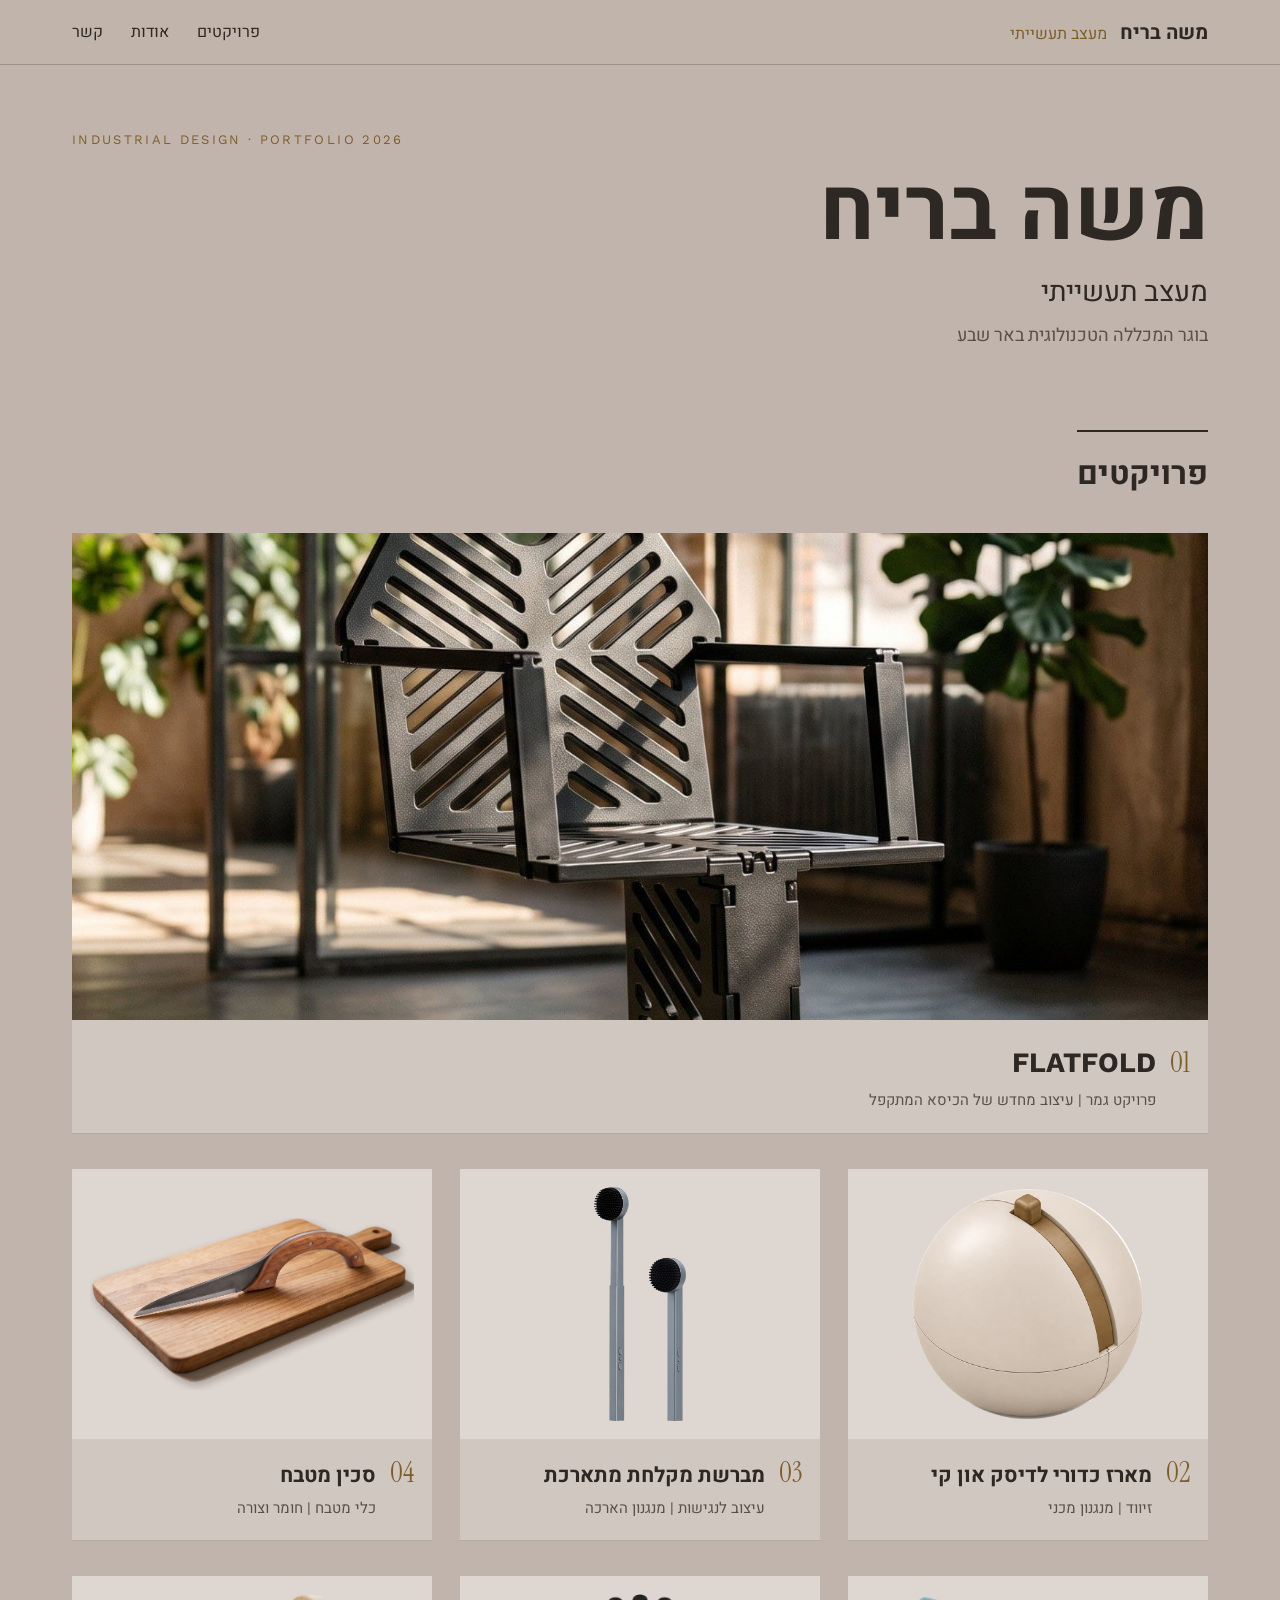
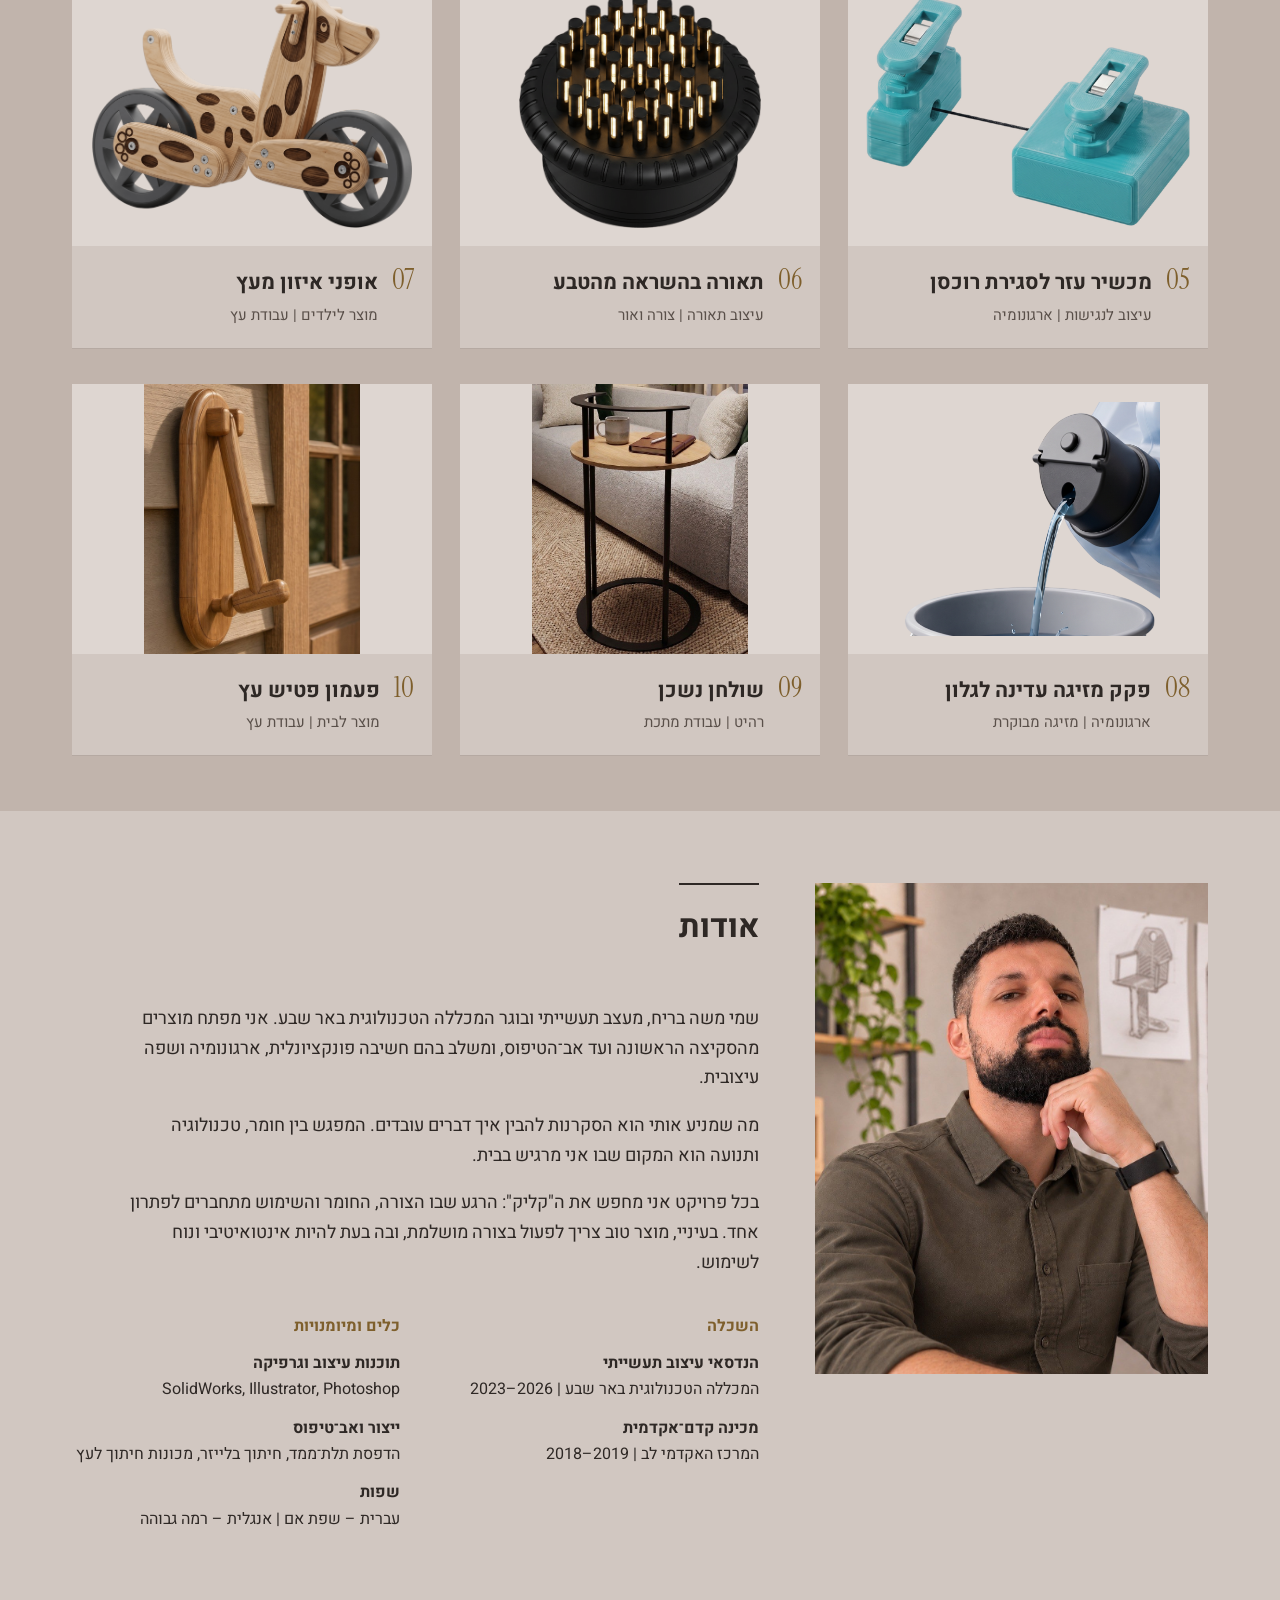
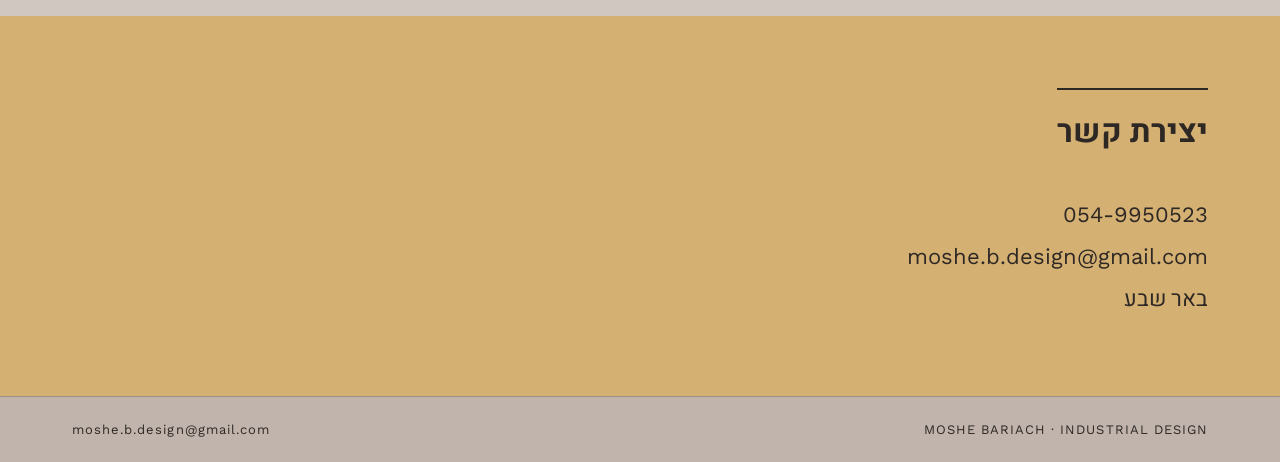
<file: index.html>
<!DOCTYPE html>
<html lang="he" dir="rtl">
<head>
<meta charset="utf-8">
<meta name="viewport" content="width=device-width, initial-scale=1">
<title>משה בריח | מעצב תעשייתי – תיק עבודות</title>
<meta name="description" content="תיק העבודות של משה בריח, מעצב תעשייתי: FLATFOLD ופרויקטים נוספים.">
<meta property="og:title" content="משה בריח | מעצב תעשייתי – תיק עבודות">
<meta property="og:description" content="תיק העבודות של משה בריח, מעצב תעשייתי: FLATFOLD ופרויקטים נוספים.">
<meta property="og:image" content="https://mosheb-design.github.io/img/ff-hero-hq.jpg">
<link rel="preconnect" href="https://fonts.googleapis.com"><link rel="preconnect" href="https://fonts.gstatic.com" crossorigin><link href="https://fonts.googleapis.com/css2?family=Heebo:wght@300;400;500;700&family=Instrument+Serif&family=Work+Sans:wght@400;500&display=swap" rel="stylesheet">
<link rel="stylesheet" href="style.css?v=e56963cc">
</head>
<body>
<header class="top"><div class="wrap">
<a class="brand" href="index.html">משה בריח <span>מעצב תעשייתי</span></a>
<nav><a href="index.html#projects">פרויקטים</a><a href="index.html#about">אודות</a><a href="index.html#contact">קשר</a></nav>
</div></header>

<section class="intro"><div class="wrap">
  <div class="intro-txt">
    <p class="intro-kick latin">INDUSTRIAL DESIGN · PORTFOLIO 2026</p>
    <h1>משה בריח</h1>
    <p class="role">מעצב תעשייתי</p>
    <p class="school">בוגר המכללה הטכנולוגית באר שבע</p>
  </div>
</div></section>
<section id="projects" class="projects"><div class="wrap">
  <h2 class="sec">פרויקטים</h2>
  <div class="grid"><a class="card feat" href="projects/flatfold.html"><div class="thumb"><img src="img/ff-hero-hq.jpg" alt="FLATFOLD" loading="lazy"></div><div class="meta"><span class="num">01</span><h3 class="latin">FLATFOLD</h3><p>פרויקט גמר | עיצוב מחדש של הכיסא המתקפל</p></div></a><a class="card" href="projects/usb.html"><div class="thumb cut"><img src="img/usb-ext-slot2.png" alt="מארז כדורי לדיסק און קי" loading="lazy"></div><div class="meta"><span class="num">02</span><h3 class="">מארז כדורי לדיסק און קי</h3><p>זיווד | מנגנון מכני</p></div></a><a class="card" href="projects/brush.html"><div class="thumb cut"><img src="img/brush-cover.png" alt="מברשת מקלחת מתארכת" loading="lazy"></div><div class="meta"><span class="num">03</span><h3 class="">מברשת מקלחת מתארכת</h3><p>עיצוב לנגישות | מנגנון הארכה</p></div></a><a class="card" href="projects/knife.html"><div class="thumb cut"><img src="img/knife-cover.png" alt="סכין מטבח" loading="lazy"></div><div class="meta"><span class="num">04</span><h3 class="">סכין מטבח</h3><p>כלי מטבח | חומר וצורה</p></div></a><a class="card" href="projects/zipper.html"><div class="thumb cut"><img src="img/zip-clamps-cover.png" alt="מכשיר עזר לסגירת רוכסן" loading="lazy"></div><div class="meta"><span class="num">05</span><h3 class="">מכשיר עזר לסגירת רוכסן</h3><p>עיצוב לנגישות | ארגונומיה</p></div></a><a class="card" href="projects/lamp.html"><div class="thumb cut"><img src="img/lamp-lit-hq.png" alt="תאורה בהשראה מהטבע" loading="lazy"></div><div class="meta"><span class="num">06</span><h3 class="">תאורה בהשראה מהטבע</h3><p>עיצוב תאורה | צורה ואור</p></div></a><a class="card" href="projects/bike.html"><div class="thumb cut"><img src="img/bike-hq.png" alt="אופני איזון מעץ" loading="lazy"></div><div class="meta"><span class="num">07</span><h3 class="">אופני איזון מעץ</h3><p>מוצר לילדים | עבודת עץ</p></div></a><a class="card" href="projects/cap.html"><div class="thumb cut"><img src="img/cap-cover.png" alt="פקק מזיגה עדינה לגלון" loading="lazy"></div><div class="meta"><span class="num">08</span><h3 class="">פקק מזיגה עדינה לגלון</h3><p>ארגונומיה | מזיגה מבוקרת</p></div></a><a class="card" href="projects/more.html"><div class="thumb tall"><img src="img/table-cover.jpg" alt="שולחן נשכן" loading="lazy"></div><div class="meta"><span class="num">09</span><h3 class="">שולחן נשכן</h3><p>רהיט | עבודת מתכת</p></div></a><a class="card" href="projects/more.html"><div class="thumb tall"><img src="img/knocker-cover.jpg" alt="פעמון פטיש עץ" loading="lazy"></div><div class="meta"><span class="num">10</span><h3 class="">פעמון פטיש עץ</h3><p>מוצר לבית | עבודת עץ</p></div></a></div>
</div></section>
<section id="about" class="about"><div class="wrap">
  <img class="portrait" src="img/profile.jpg" alt="משה בריח" loading="lazy">
  <div>
    <h2 class="sec">אודות</h2>
    <p>שמי משה בריח, מעצב תעשייתי ובוגר המכללה הטכנולוגית באר שבע. אני מפתח מוצרים מהסקיצה הראשונה ועד אב־הטיפוס, ומשלב בהם חשיבה פונקציונלית, ארגונומיה ושפה עיצובית.</p><p>מה שמניע אותי הוא הסקרנות להבין איך דברים עובדים. המפגש בין חומר, טכנולוגיה ותנועה הוא המקום שבו אני מרגיש בבית.</p><p>בכל פרויקט אני מחפש את ה&quot;קליק&quot;: הרגע שבו הצורה, החומר והשימוש מתחברים לפתרון אחד. בעיניי, מוצר טוב צריך לפעול בצורה מושלמת, ובה בעת להיות אינטואיטיבי ונוח לשימוש.</p>
    <div class="cv">
      <div><h3>השכלה</h3><dl><div><dt>הנדסאי עיצוב תעשייתי</dt><dd>המכללה הטכנולוגית באר שבע | 2023‎–‎2026</dd></div><div><dt>מכינה קדם־אקדמית</dt><dd>המרכז האקדמי לב | 2018‎–‎2019</dd></div></dl></div>
      <div><h3>כלים ומיומנויות</h3><dl><div><dt>תוכנות עיצוב וגרפיקה</dt><dd>SolidWorks, Illustrator, Photoshop</dd></div><div><dt>ייצור ואב־טיפוס</dt><dd>הדפסת תלת־ממד, חיתוך בלייזר, מכונות חיתוך לעץ</dd></div><div><dt>שפות</dt><dd>עברית – שפת אם | אנגלית – רמה גבוהה</dd></div></dl></div>
    </div>
  </div>
</div></section>
<section id="contact" class="contact-sec"><div class="wrap">
  <h2 class="sec">יצירת קשר</h2>
  <p><a class="latin" href="tel:+972549950523">054-9950523</a></p>
  <p><a class="latin" href="mailto:moshe.b.design@gmail.com">moshe.b.design@gmail.com</a></p>
  <p>באר שבע</p>
</div></section>
<footer class="site-foot"><div class="wrap"><span class="latin">MOSHE BARIACH · INDUSTRIAL DESIGN</span><span><a href="mailto:moshe.b.design@gmail.com" class="latin">moshe.b.design@gmail.com</a></span></div></footer>

</body>
</html>
</file>
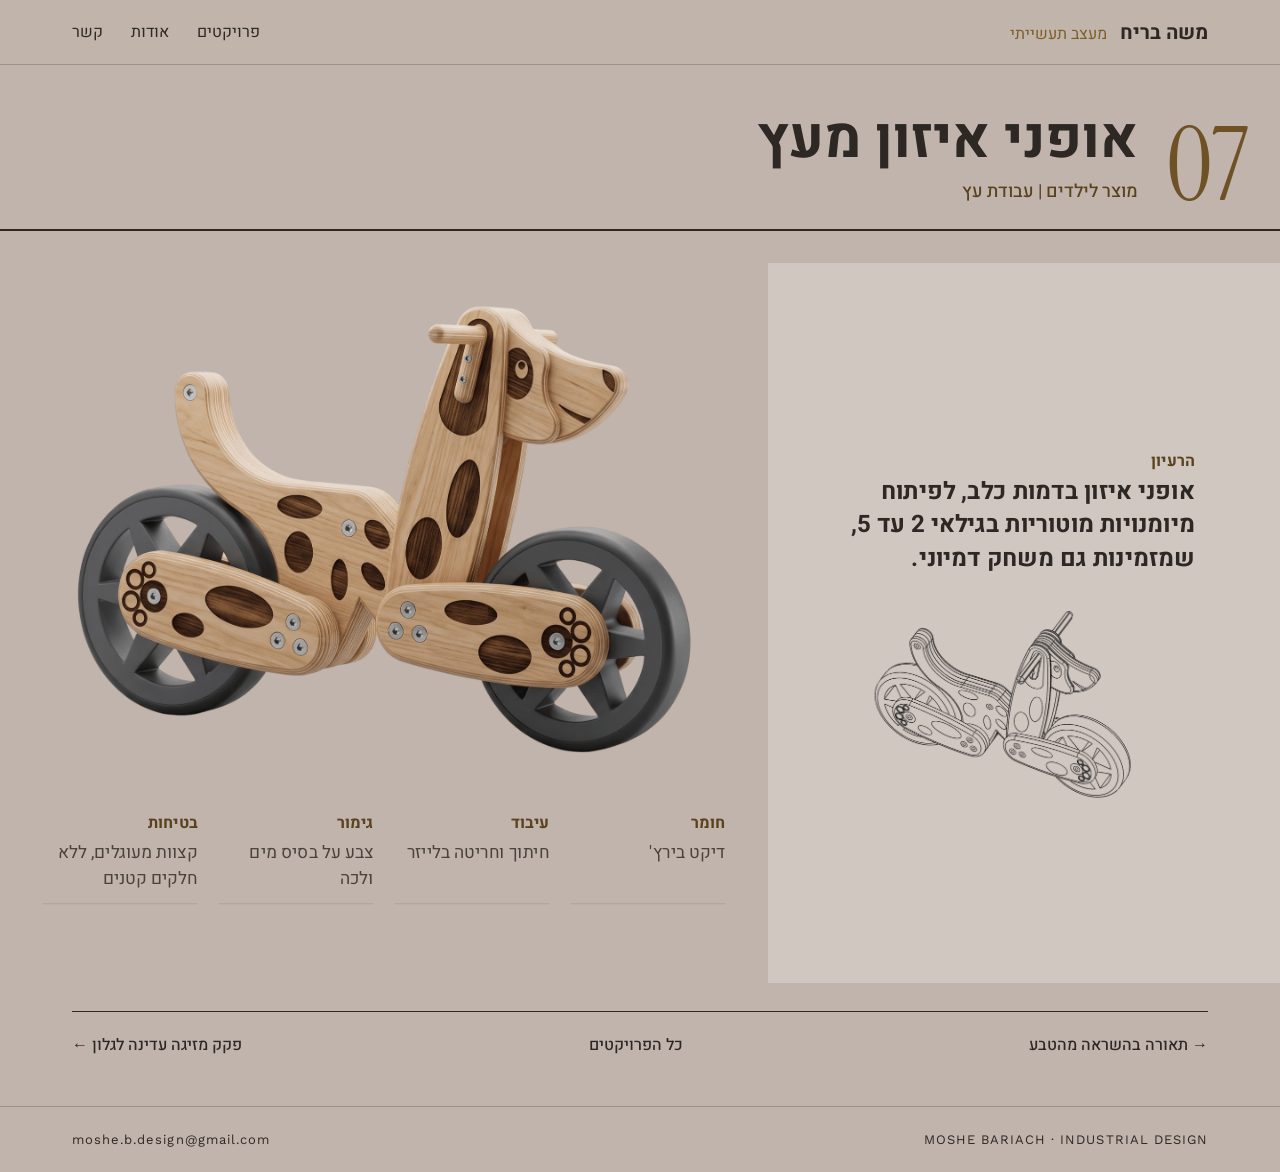
<file: projects/bike.html>
<!DOCTYPE html>
<html lang="he" dir="rtl">
<head>
<meta charset="utf-8">
<meta name="viewport" content="width=device-width, initial-scale=1">
<title>אופני איזון מעץ | משה בריח – מעצב תעשייתי</title>
<meta name="description" content="אופני איזון מעץ: מוצר לילדים | עבודת עץ">
<meta property="og:title" content="אופני איזון מעץ | משה בריח – מעצב תעשייתי">
<meta property="og:description" content="אופני איזון מעץ: מוצר לילדים | עבודת עץ">
<meta property="og:image" content="https://mosheb-design.github.io/img/bike-hq.png">
<link rel="preconnect" href="https://fonts.googleapis.com"><link rel="preconnect" href="https://fonts.gstatic.com" crossorigin><link href="https://fonts.googleapis.com/css2?family=Heebo:wght@300;400;500;700&family=Instrument+Serif&family=Work+Sans:wght@400;500&display=swap" rel="stylesheet">
<link rel="stylesheet" href="../style.css?v=e56963cc"><link rel="stylesheet" href="../slides.css?v=e56963cc">
</head>
<body>
<header class="top"><div class="wrap">
<a class="brand" href="../index.html">משה בריח <span>מעצב תעשייתי</span></a>
<nav><a href="../index.html#projects">פרויקטים</a><a href="../index.html#about">אודות</a><a href="../index.html#contact">קשר</a></nav>
</div></header>
<main class="deck"><header class="ph"><div class="wrap"><span class="num">07</span><div><h1>אופני איזון מעץ</h1><p>מוצר לילדים | עבודת עץ</p></div></div></header><div class="desk"><section class="sl" id="bike"><div class="slide"><div class="stage" style="width:1920px"><div style="position:absolute;left:1152px;top:0px;width:768px;height:1080px;background:#D1C7C1"></div><img loading="lazy" src="../img/bike-hq-o.png" alt="אופני איזון מעץ" style="position:absolute;left:116px;top:64px;width:920px;height:671px;object-fit:contain"><div style="position:absolute;left:64px;top:820px;width:1024px;display:flex;flex-direction:row-reverse;gap:32px"><div class="kv" style="flex:1"><p class="lab">&#8295;חומר&#8297;</p><p class="small">&#8295;דיקט בירץ&#x27;&#8297;</p></div><div class="kv" style="flex:1"><p class="lab">&#8295;עיבוד&#8297;</p><p class="small">&#8295;חיתוך וחריטה בלייזר&#8297;</p></div><div class="kv" style="flex:1"><p class="lab">&#8295;גימור&#8297;</p><p class="small">&#8295;צבע על בסיס מים ולכה&#8297;</p></div><div class="kv" style="flex:1"><p class="lab">&#8295;בטיחות&#8297;</p><p class="small">&#8295;קצוות מעוגלים, ללא חלקים קטנים&#8297;</p></div></div><p data-pe class="lab" style="position:absolute;left:1216px;top:128px;width:576px;">&#8295;הרעיון&#8297;</p><p data-pe class="lead" style="position:absolute;left:1216px;top:168px;width:576px;">&#8295;אופני איזון בדמות כלב, לפיתוח מיומנויות מוטוריות בגילאי 2 עד 5, שמזמינות גם משחק דמיוני.&#8297;</p><img data-pe loading="lazy" src="../img/bike-d.png" alt="שרטוט" style="position:absolute;left:1312px;top:372px;width:384px;height:280px;object-fit:contain"></div></div></section></div><div class="pm wrap"><div class="txt"><h2 class="lab">הרעיון</h2><p class="lead">אופני איזון בדמות כלב, לפיתוח מיומנויות מוטוריות בגילאי 2 עד 5, שמזמינות גם משחק דמיוני.</p></div><figure class="fig cut wide"><img src="../img/bike-hq.png" width="1379" height="1006" alt="אופני איזון מעץ" loading="lazy"></figure><dl class="facts"><div><dt>חומר</dt><dd>דיקט בירץ&#x27;</dd></div><div><dt>עיבוד</dt><dd>חיתוך וחריטה בלייזר</dd></div><div><dt>גימור</dt><dd>צבע על בסיס מים ולכה</dd></div><div><dt>בטיחות</dt><dd>קצוות מעוגלים, ללא חלקים קטנים</dd></div></dl><figure class="fig cut wide"><img src="../img/bike-d.png" width="534" height="389" alt="שרטוט האופניים" loading="lazy"></figure></div><div class="wrap"><nav class="pn"><a href="lamp.html">→ תאורה בהשראה מהטבע</a><a href="../index.html#projects">כל הפרויקטים</a><a href="cap.html">פקק מזיגה עדינה לגלון ←</a></nav></div></main>
<footer class="site-foot"><div class="wrap"><span class="latin">MOSHE BARIACH · INDUSTRIAL DESIGN</span><span><a href="mailto:moshe.b.design@gmail.com" class="latin">moshe.b.design@gmail.com</a></span></div></footer>
<script>
function fit(){document.querySelectorAll('.stage').forEach(function(st){var w=st.parentElement.clientWidth;var W=parseFloat(st.style.width);st.style.transform='scale('+(w/W)+')';});}
function center(){document.querySelectorAll('.slide .stage').forEach(function(st){var els=st.querySelectorAll(':scope>[data-pe]');if(!els.length)return;var t=1e9,b=-1e9;els.forEach(function(x){x.style.translate='';t=Math.min(t,x.offsetTop);b=Math.max(b,x.offsetTop+x.offsetHeight);});var d=Math.round((1080-(b-t))/2-t);if(d>0)els.forEach(function(x){x.style.translate='0 '+d+'px';});});}
window.addEventListener('resize',fit);window.addEventListener('load',function(){fit();center();});fit();
if(document.fonts&&document.fonts.ready)document.fonts.ready.then(center);
</script>
</body>
</html>
</file>
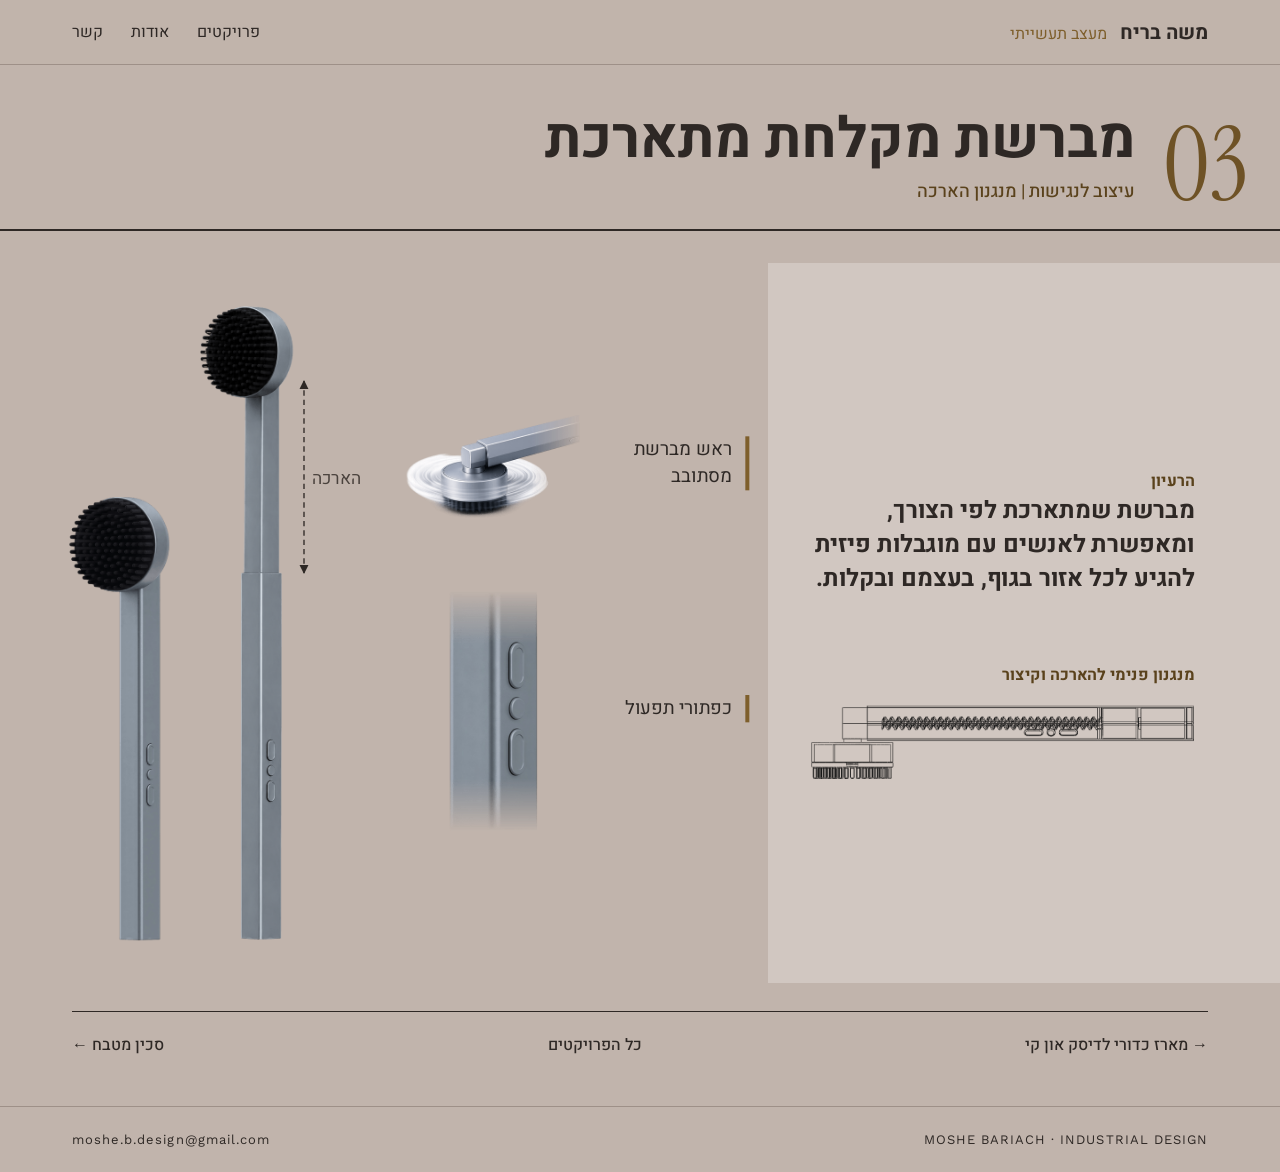
<file: projects/brush.html>
<!DOCTYPE html>
<html lang="he" dir="rtl">
<head>
<meta charset="utf-8">
<meta name="viewport" content="width=device-width, initial-scale=1">
<title>מברשת מקלחת מתארכת | משה בריח – מעצב תעשייתי</title>
<meta name="description" content="מברשת מקלחת מתארכת: עיצוב לנגישות | מנגנון הארכה">
<meta property="og:title" content="מברשת מקלחת מתארכת | משה בריח – מעצב תעשייתי">
<meta property="og:description" content="מברשת מקלחת מתארכת: עיצוב לנגישות | מנגנון הארכה">
<meta property="og:image" content="https://mosheb-design.github.io/img/brush-cover.png">
<link rel="preconnect" href="https://fonts.googleapis.com"><link rel="preconnect" href="https://fonts.gstatic.com" crossorigin><link href="https://fonts.googleapis.com/css2?family=Heebo:wght@300;400;500;700&family=Instrument+Serif&family=Work+Sans:wght@400;500&display=swap" rel="stylesheet">
<link rel="stylesheet" href="../style.css?v=e56963cc"><link rel="stylesheet" href="../slides.css?v=e56963cc">
</head>
<body>
<header class="top"><div class="wrap">
<a class="brand" href="../index.html">משה בריח <span>מעצב תעשייתי</span></a>
<nav><a href="../index.html#projects">פרויקטים</a><a href="../index.html#about">אודות</a><a href="../index.html#contact">קשר</a></nav>
</div></header>
<main class="deck"><header class="ph"><div class="wrap"><span class="num">03</span><div><h1>מברשת מקלחת מתארכת</h1><p>עיצוב לנגישות | מנגנון הארכה</p></div></div></header><div class="desk"><section class="sl" id="brush"><div class="slide"><div class="stage" style="width:1920px"><div style="position:absolute;left:1152px;top:0px;width:768px;height:1080px;background:#D1C7C1"></div><img loading="lazy" src="../img/brush-short-hq-o.png" alt="מברשת במצב מקוצר" style="position:absolute;left:104px;top:351px;width:150px;height:665px;object-fit:contain"><img loading="lazy" src="../img/brush-long-hq-o.png" alt="מברשת במצב מוארך" style="position:absolute;left:300px;top:64px;width:140px;height:952px;object-fit:contain"><svg style="position:absolute;left:442px;top:163px;width:28px;height:316px;overflow:visible" viewBox="0 0 28 316"><defs><marker id="ah" viewBox="0 0 10 10" refX="9" refY="5" markerWidth="7" markerHeight="7" orient="auto-start-reverse"><path d="M0,0 L10,5 L0,10 z" fill="#2E2825"/></marker></defs><line x1="14" y1="14" x2="14" y2="302" stroke="#2E2825" stroke-width="2" stroke-dasharray="8 6" marker-start="url(#ah)" marker-end="url(#ah)"/></svg><p class="cap" style="position:absolute;left:468px;top:303px;width:140px;text-align:left">&#8295;הארכה&#8297;</p><img loading="lazy" src="../img/brush-head-c-o.png" alt="ראש מברשת" style="position:absolute;left:610px;top:228px;width:260px;height:154px;object-fit:contain"><p class="callout" style="position:absolute;left:898px;top:260px;width:226px;">&#8295;ראש מברשת מסתובב&#8297;</p><img loading="lazy" src="../img/brush-btn-hq-o.png" alt="כפתורים" style="position:absolute;left:669px;top:492px;width:143px;height:360px;object-fit:contain"><p class="callout" style="position:absolute;left:898px;top:648px;width:226px;">&#8295;כפתורי תפעול&#8297;</p><p data-pe class="lab" style="position:absolute;left:1216px;top:128px;width:576px;">&#8295;הרעיון&#8297;</p><p data-pe class="lead" style="position:absolute;left:1216px;top:168px;width:576px;">&#8295;מברשת שמתארכת לפי הצורך, ומאפשרת לאנשים עם מוגבלות פיזית להגיע לכל אזור בגוף, בעצמם ובקלות.&#8297;</p><p data-pe class="lab" style="position:absolute;left:1216px;top:420px;width:576px;">&#8295;מנגנון פנימי להארכה וקיצור&#8297;</p><img data-pe loading="lazy" src="../img/brush-d-hq2.png" alt="שרטוט" style="position:absolute;left:1216px;top:485px;width:576px;height:110px;object-fit:contain"></div></div></section></div><div class="pm wrap"><div class="txt"><h2 class="lab">הרעיון</h2><p class="lead">מברשת שמתארכת לפי הצורך, ומאפשרת לאנשים עם מוגבלות פיזית להגיע לכל אזור בגוף, בעצמם ובקלות.</p></div><div class="row c2 eq" style="grid-template-columns:150fr 140fr"><figure class="fig cut"><img src="../img/brush-short-hq.png" width="225" height="997" alt="מברשת במצב מקוצר" loading="lazy"><figcaption>מקוצרת</figcaption></figure><figure class="fig cut"><img src="../img/brush-long-hq.png" width="210" height="1424" alt="מברשת במצב מוארך" loading="lazy"><figcaption>מוארכת</figcaption></figure></div><div class="item"><h3>ראש מברשת מסתובב</h3><div class="row c1"><figure class="fig cut"><img src="../img/brush-head-c.png" width="377" height="224" alt="ראש מברשת" loading="lazy"></figure></div></div><div class="item"><h3>כפתורי תפעול</h3><div class="row c1"><figure class="fig cut"><img src="../img/brush-btn-hq.png" width="214" height="540" alt="כפתורים" loading="lazy"></figure></div></div><div class="item"><h3>מנגנון פנימי להארכה וקיצור</h3><div class="row c1"><figure class="fig cut"><img src="../img/brush-d-hq2.png" width="930" height="178" alt="שרטוט המנגנון הפנימי" loading="lazy"></figure></div></div></div><div class="wrap"><nav class="pn"><a href="usb.html">→ מארז כדורי לדיסק און קי</a><a href="../index.html#projects">כל הפרויקטים</a><a href="knife.html">סכין מטבח ←</a></nav></div></main>
<footer class="site-foot"><div class="wrap"><span class="latin">MOSHE BARIACH · INDUSTRIAL DESIGN</span><span><a href="mailto:moshe.b.design@gmail.com" class="latin">moshe.b.design@gmail.com</a></span></div></footer>
<script>
function fit(){document.querySelectorAll('.stage').forEach(function(st){var w=st.parentElement.clientWidth;var W=parseFloat(st.style.width);st.style.transform='scale('+(w/W)+')';});}
function center(){document.querySelectorAll('.slide .stage').forEach(function(st){var els=st.querySelectorAll(':scope>[data-pe]');if(!els.length)return;var t=1e9,b=-1e9;els.forEach(function(x){x.style.translate='';t=Math.min(t,x.offsetTop);b=Math.max(b,x.offsetTop+x.offsetHeight);});var d=Math.round((1080-(b-t))/2-t);if(d>0)els.forEach(function(x){x.style.translate='0 '+d+'px';});});}
window.addEventListener('resize',fit);window.addEventListener('load',function(){fit();center();});fit();
if(document.fonts&&document.fonts.ready)document.fonts.ready.then(center);
</script>
</body>
</html>
</file>
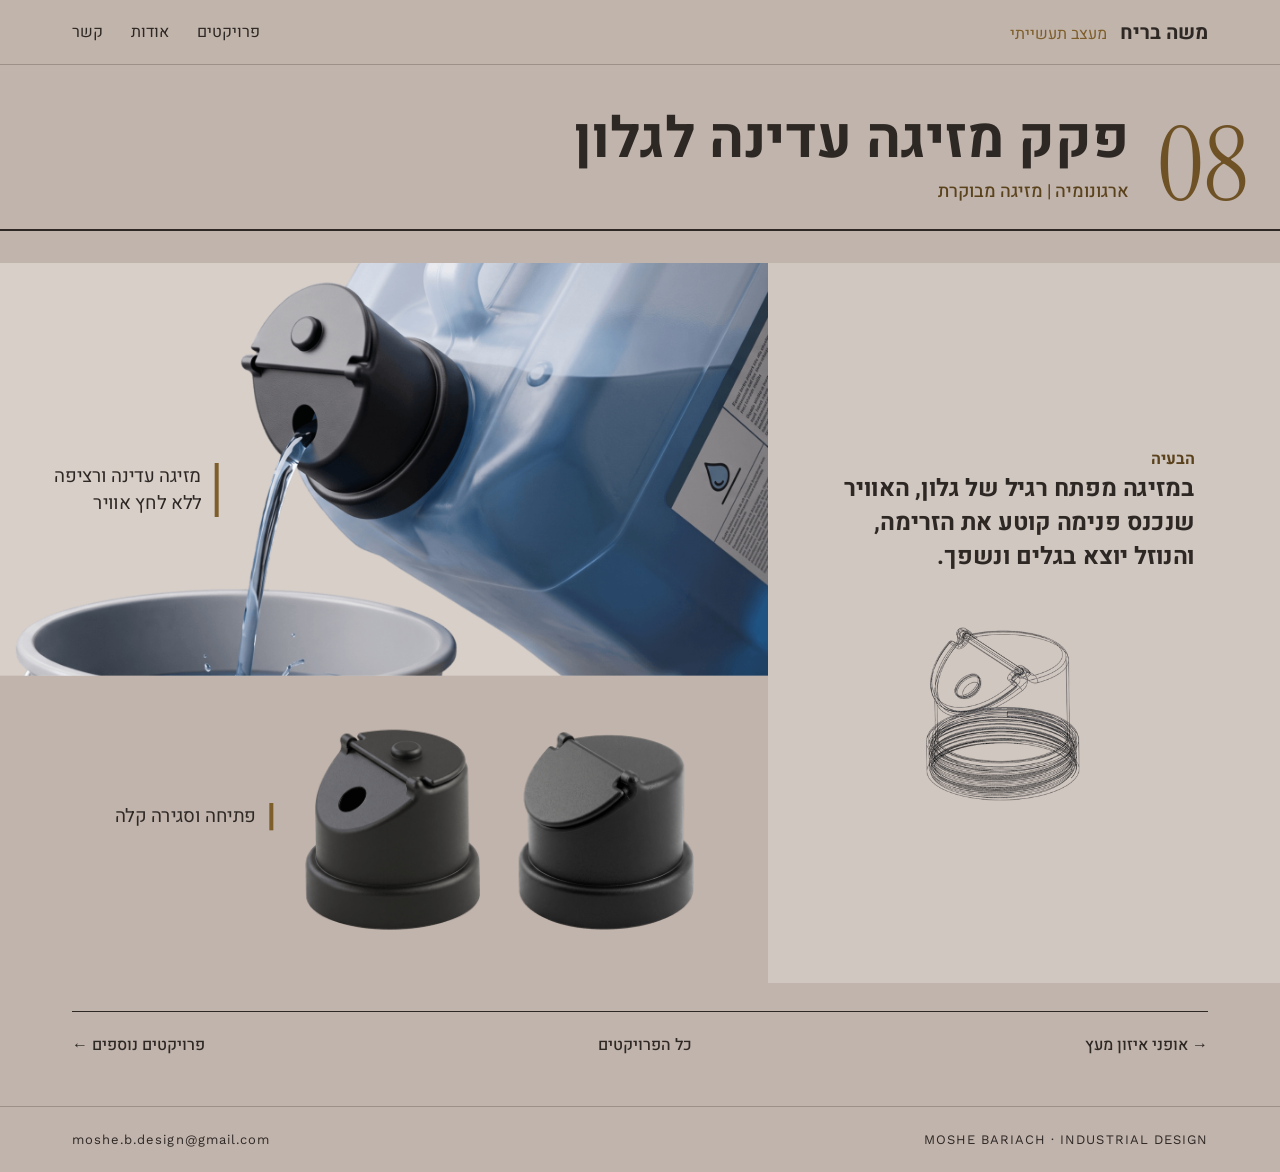
<file: projects/cap.html>
<!DOCTYPE html>
<html lang="he" dir="rtl">
<head>
<meta charset="utf-8">
<meta name="viewport" content="width=device-width, initial-scale=1">
<title>פקק מזיגה עדינה לגלון | משה בריח – מעצב תעשייתי</title>
<meta name="description" content="פקק מזיגה עדינה לגלון: ארגונומיה | מזיגה מבוקרת">
<meta property="og:title" content="פקק מזיגה עדינה לגלון | משה בריח – מעצב תעשייתי">
<meta property="og:description" content="פקק מזיגה עדינה לגלון: ארגונומיה | מזיגה מבוקרת">
<meta property="og:image" content="https://mosheb-design.github.io/img/cap-cover.png">
<link rel="preconnect" href="https://fonts.googleapis.com"><link rel="preconnect" href="https://fonts.gstatic.com" crossorigin><link href="https://fonts.googleapis.com/css2?family=Heebo:wght@300;400;500;700&family=Instrument+Serif&family=Work+Sans:wght@400;500&display=swap" rel="stylesheet">
<link rel="stylesheet" href="../style.css?v=e56963cc"><link rel="stylesheet" href="../slides.css?v=e56963cc">
</head>
<body>
<header class="top"><div class="wrap">
<a class="brand" href="../index.html">משה בריח <span>מעצב תעשייתי</span></a>
<nav><a href="../index.html#projects">פרויקטים</a><a href="../index.html#about">אודות</a><a href="../index.html#contact">קשר</a></nav>
</div></header>
<main class="deck"><header class="ph"><div class="wrap"><span class="num">08</span><div><h1>פקק מזיגה עדינה לגלון</h1><p>ארגונומיה | מזיגה מבוקרת</p></div></div></header><div class="desk"><section class="sl" id="cap"><div class="slide"><div class="stage" style="width:1920px"><div style="position:absolute;left:1152px;top:0px;width:768px;height:1080px;background:#D1C7C1"></div><div style="position:absolute;left:0px;top:0px;width:1152px;height:619px;background:#D8CFC9"></div><img loading="lazy" src="../img/gallon-hq2-o.png" alt="מזיגה מגלון לדלי" style="position:absolute;left:0px;top:0px;width:1152px;height:619px;object-fit:contain"><p class="callout" style="position:absolute;left:48px;top:300px;width:280px;">&#8295;מזיגה עדינה ורציפה ללא לחץ אוויר&#8297;</p><p class="callout" style="position:absolute;left:110px;top:810px;width:300px;">&#8295;פתיחה וסגירה קלה&#8297;</p><img loading="lazy" src="../img/cap-open-o.png" alt="פקק פתוח" style="position:absolute;left:458px;top:700px;width:262px;height:300px;object-fit:contain"><img loading="lazy" src="../img/cap-closed-o.png" alt="פקק סגור" style="position:absolute;left:776px;top:704px;width:267px;height:296px;object-fit:contain"><p data-pe class="lab" style="position:absolute;left:1216px;top:128px;width:576px;">&#8295;הבעיה&#8297;</p><p data-pe class="lead" style="position:absolute;left:1216px;top:168px;width:576px;">&#8295;במזיגה מפתח רגיל של גלון, האוויר שנכנס פנימה קוטע את הזרימה, והנוזל יוצא בגלים ונשפך.&#8297;</p><img data-pe loading="lazy" src="../img/cap-d.png" alt="שרטוט" style="position:absolute;left:1389px;top:400px;width:231px;height:260px;object-fit:contain"></div></div></section></div><div class="pm wrap"><div class="txt"><h2 class="lab">הבעיה</h2><p class="lead">במזיגה מפתח רגיל של גלון, האוויר שנכנס פנימה קוטע את הזרימה, והנוזל יוצא בגלים ונשפך.</p></div><div class="item"><h3>מזיגה עדינה ורציפה ללא לחץ אוויר</h3><div class="row c1"><figure class="fig cut"><img src="../img/gallon-hq2.png" width="1712" height="920" alt="מזיגה מגלון לדלי" loading="lazy"></figure></div></div><div class="item"><h3>פתיחה וסגירה קלה</h3><div class="row c2 eq" style="grid-template-columns:262fr 267fr"><figure class="fig cut"><img src="../img/cap-open.png" width="363" height="416" alt="הפקק" loading="lazy"></figure><figure class="fig cut"><img src="../img/cap-closed.png" width="359" height="404" alt="הפקק" loading="lazy"></figure></div></div><figure class="fig cut wide"><img src="../img/cap-d.png" width="245" height="276" alt="שרטוט הפקק" loading="lazy"></figure></div><div class="wrap"><nav class="pn"><a href="bike.html">→ אופני איזון מעץ</a><a href="../index.html#projects">כל הפרויקטים</a><a href="more.html">פרויקטים נוספים ←</a></nav></div></main>
<footer class="site-foot"><div class="wrap"><span class="latin">MOSHE BARIACH · INDUSTRIAL DESIGN</span><span><a href="mailto:moshe.b.design@gmail.com" class="latin">moshe.b.design@gmail.com</a></span></div></footer>
<script>
function fit(){document.querySelectorAll('.stage').forEach(function(st){var w=st.parentElement.clientWidth;var W=parseFloat(st.style.width);st.style.transform='scale('+(w/W)+')';});}
function center(){document.querySelectorAll('.slide .stage').forEach(function(st){var els=st.querySelectorAll(':scope>[data-pe]');if(!els.length)return;var t=1e9,b=-1e9;els.forEach(function(x){x.style.translate='';t=Math.min(t,x.offsetTop);b=Math.max(b,x.offsetTop+x.offsetHeight);});var d=Math.round((1080-(b-t))/2-t);if(d>0)els.forEach(function(x){x.style.translate='0 '+d+'px';});});}
window.addEventListener('resize',fit);window.addEventListener('load',function(){fit();center();});fit();
if(document.fonts&&document.fonts.ready)document.fonts.ready.then(center);
</script>
</body>
</html>
</file>
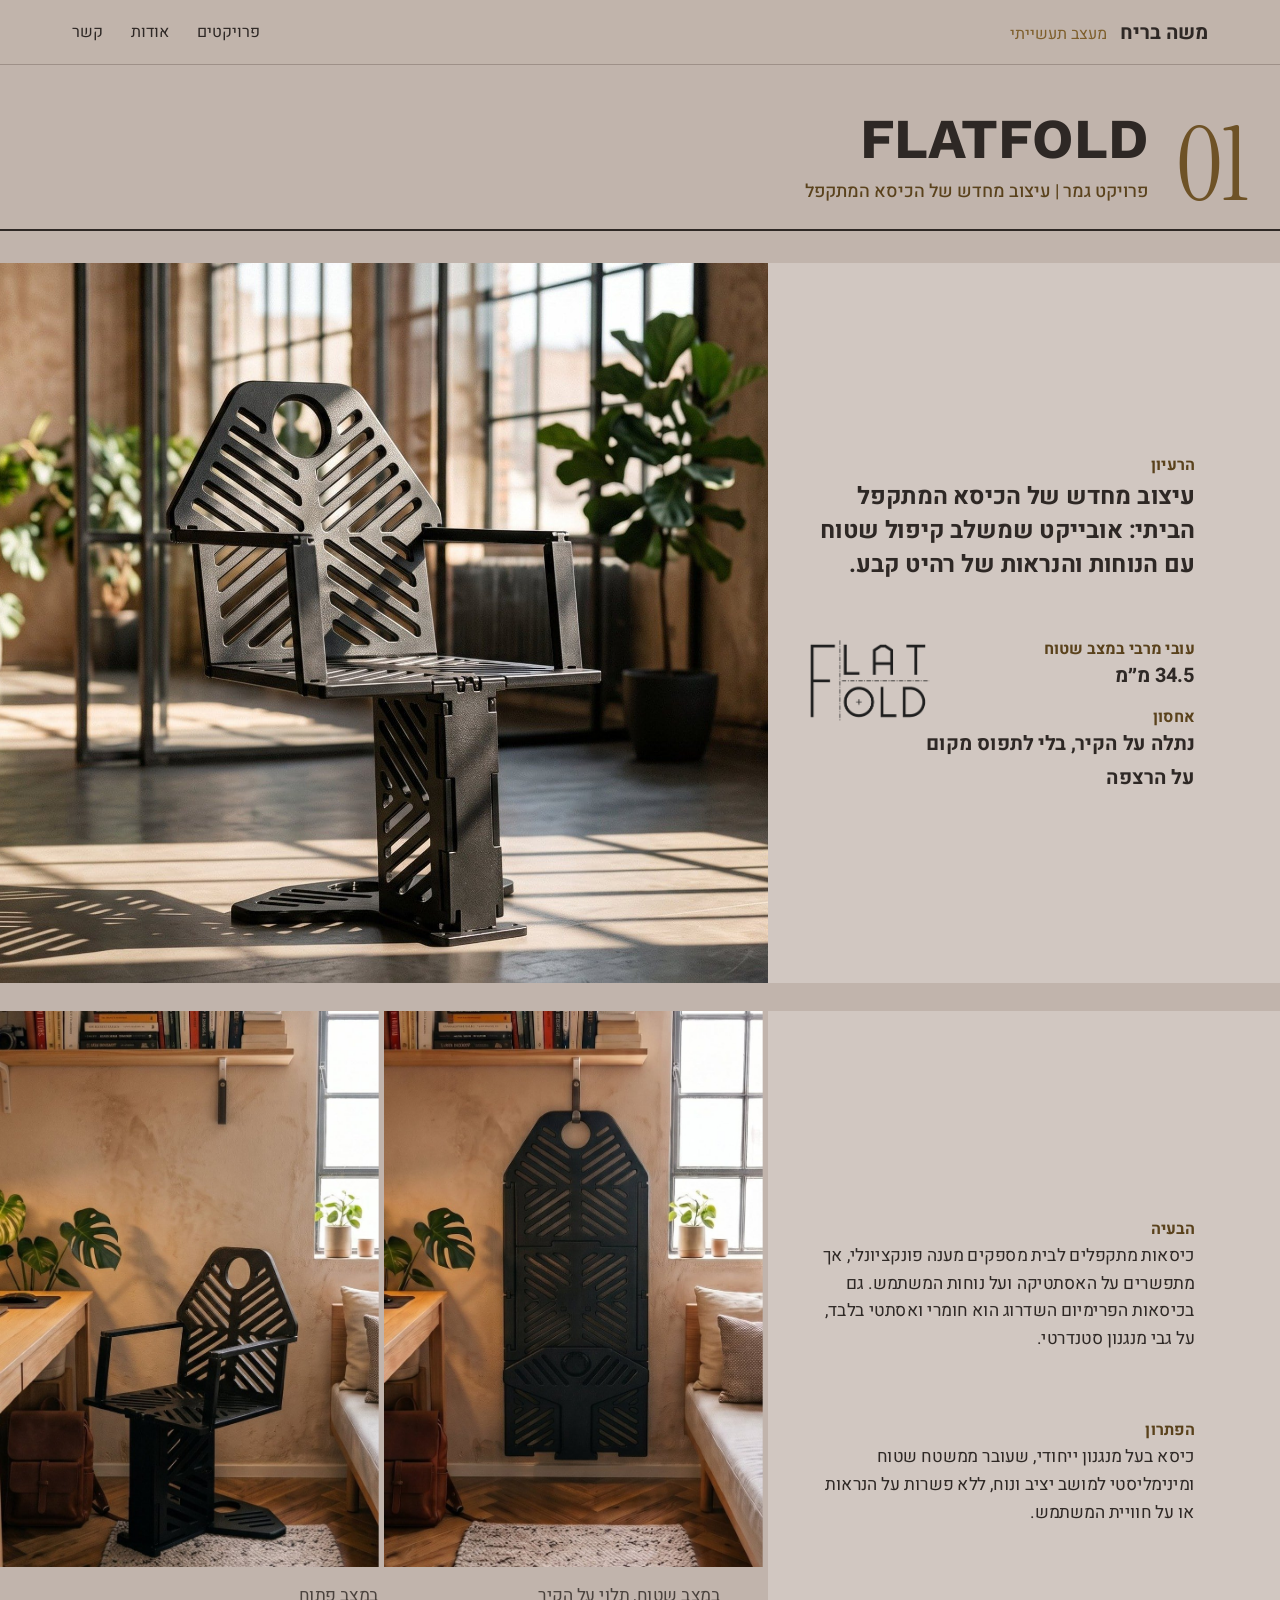
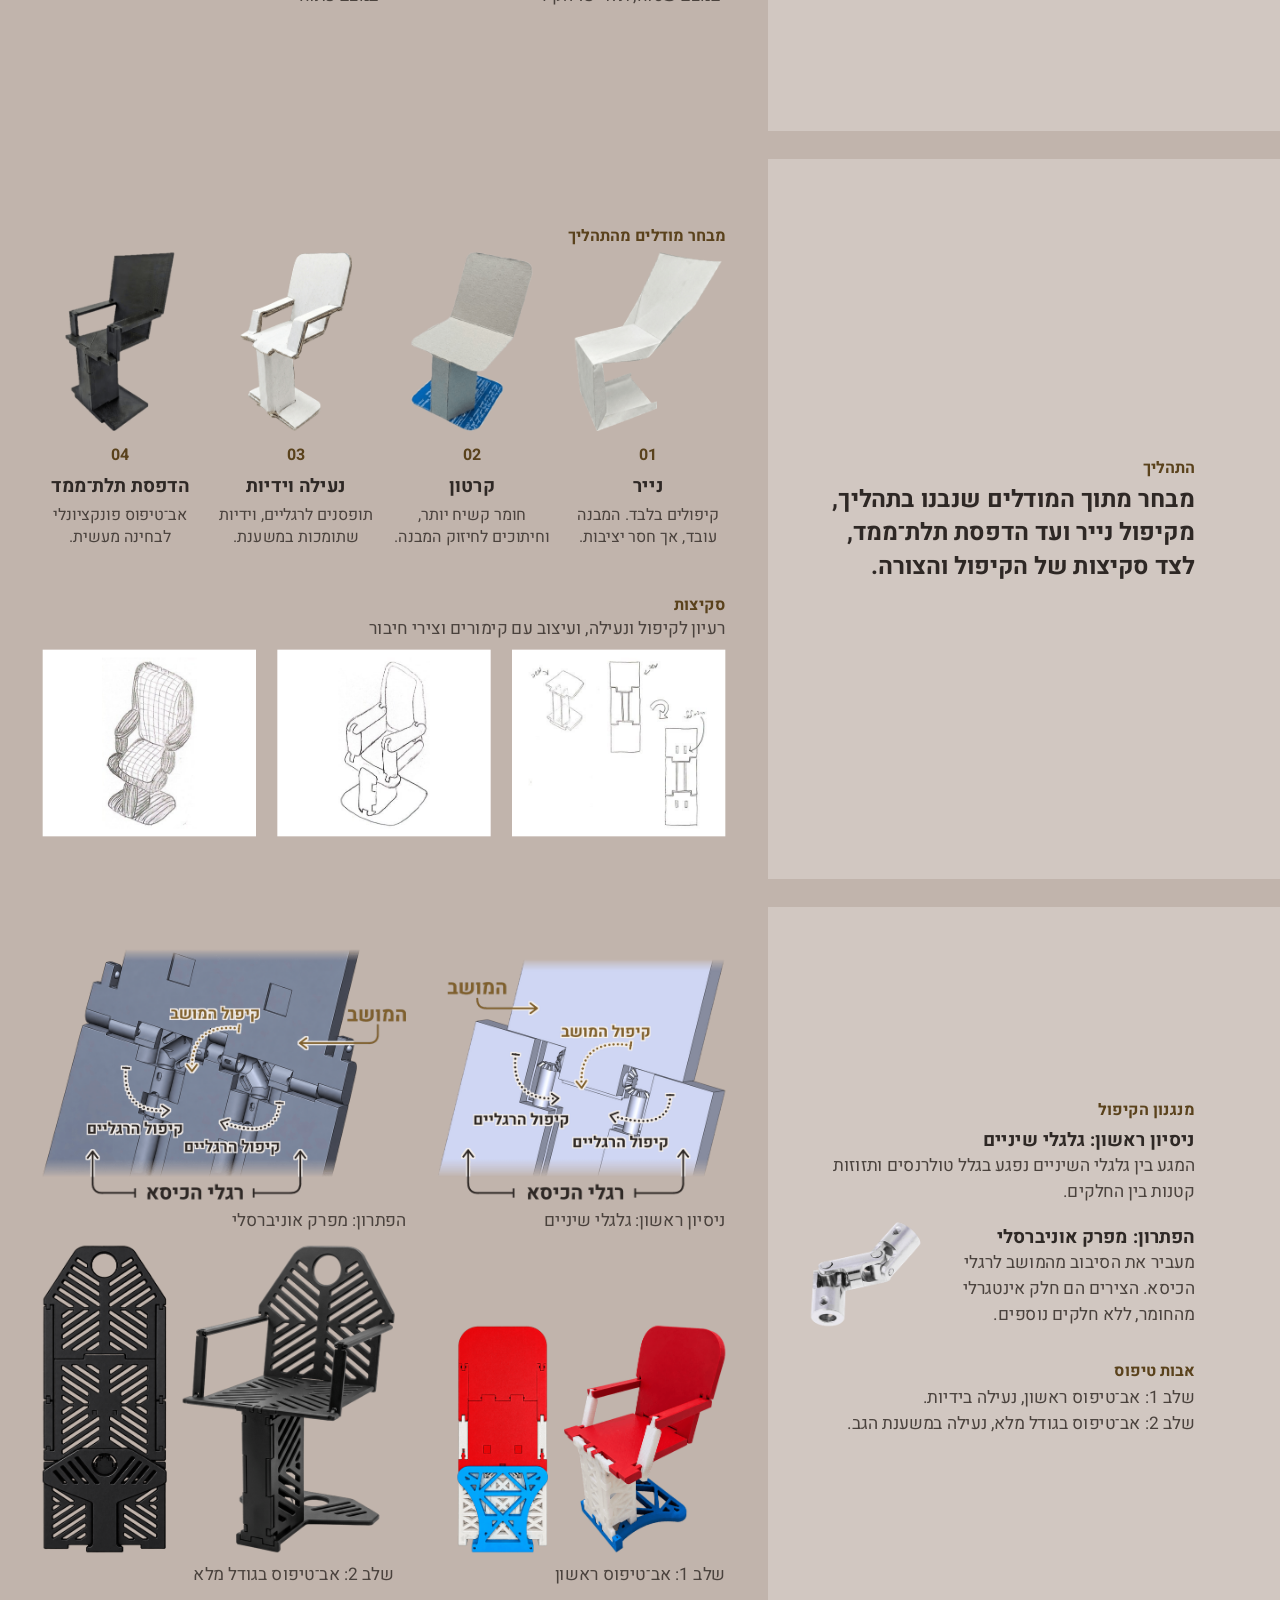
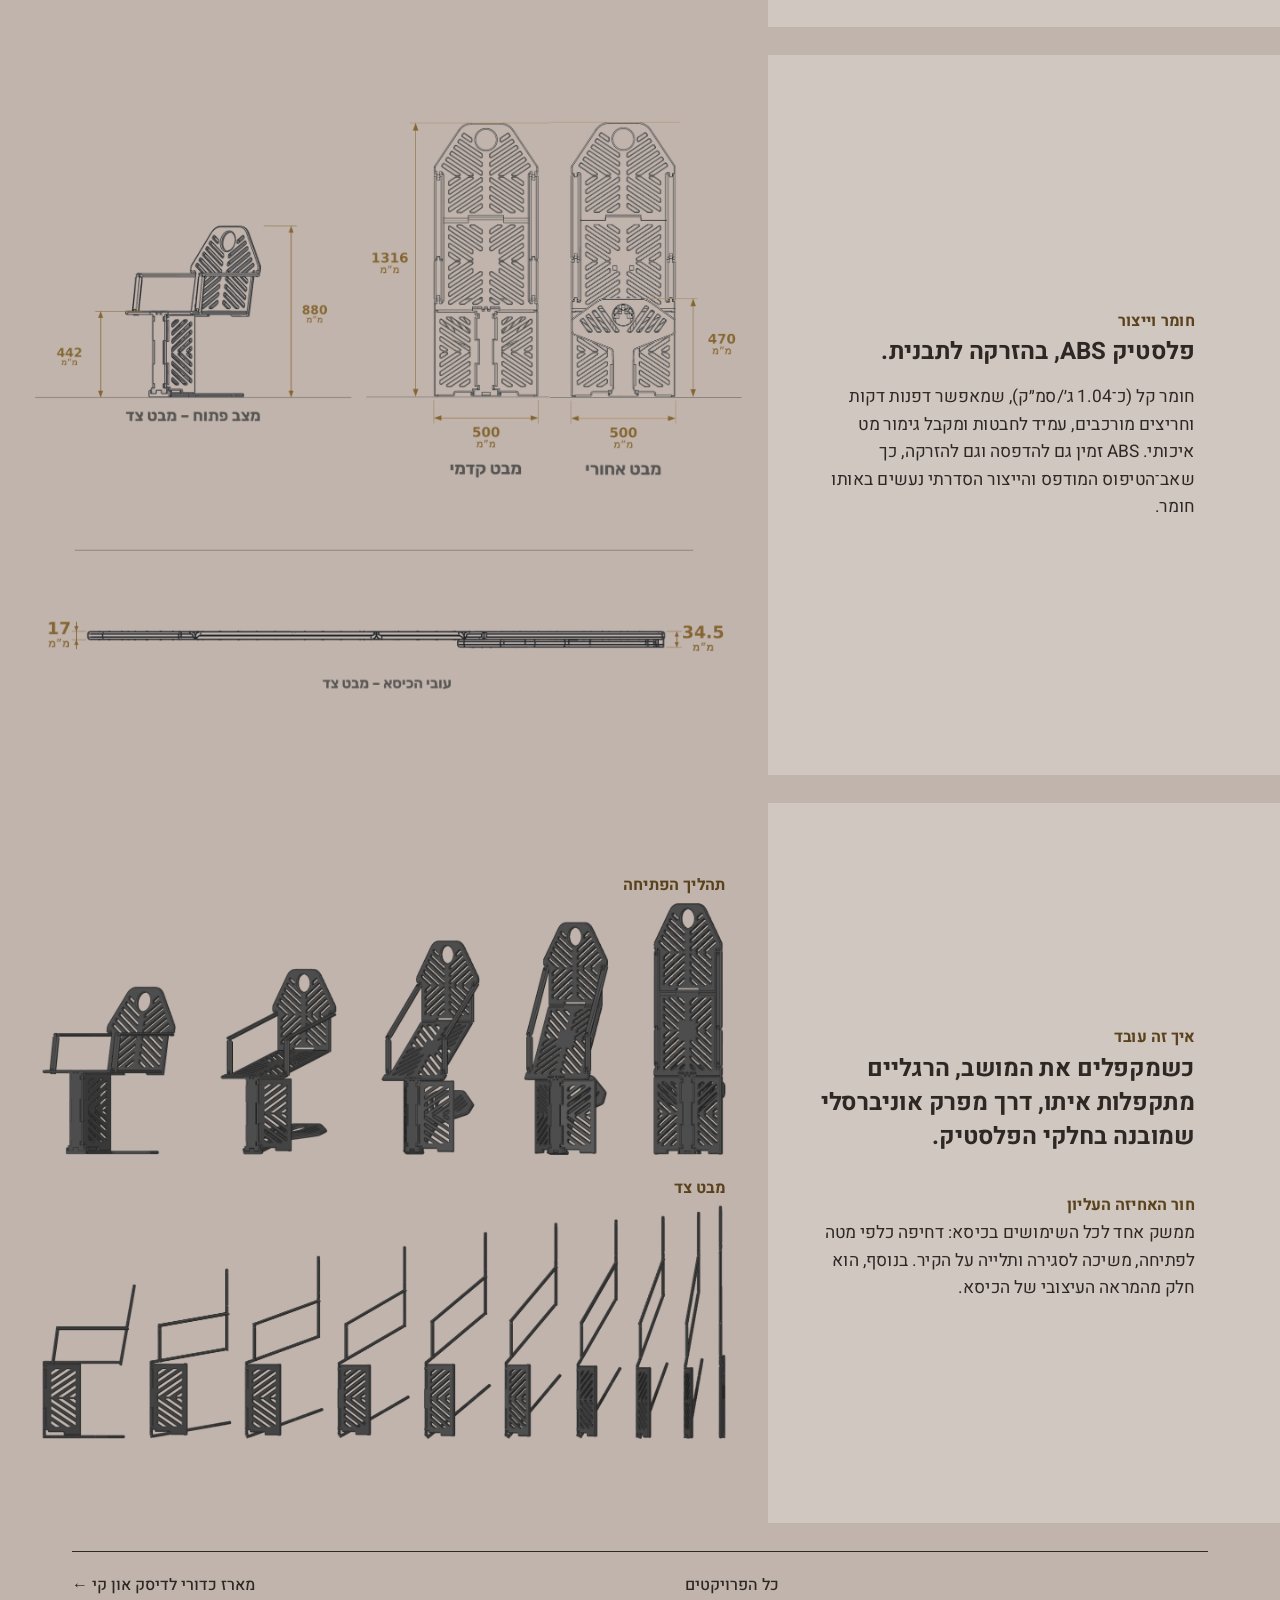
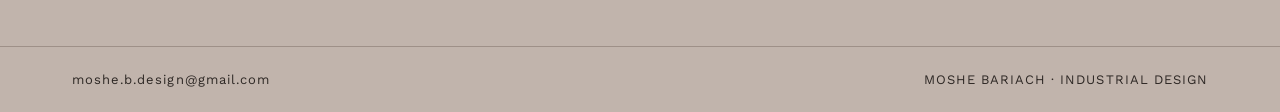
<file: projects/flatfold.html>
<!DOCTYPE html>
<html lang="he" dir="rtl">
<head>
<meta charset="utf-8">
<meta name="viewport" content="width=device-width, initial-scale=1">
<title>FLATFOLD | משה בריח – מעצב תעשייתי</title>
<meta name="description" content="FLATFOLD: פרויקט גמר | עיצוב מחדש של הכיסא המתקפל">
<meta property="og:title" content="FLATFOLD | משה בריח – מעצב תעשייתי">
<meta property="og:description" content="FLATFOLD: פרויקט גמר | עיצוב מחדש של הכיסא המתקפל">
<meta property="og:image" content="https://mosheb-design.github.io/img/ff-hero-hq.jpg">
<link rel="preconnect" href="https://fonts.googleapis.com"><link rel="preconnect" href="https://fonts.gstatic.com" crossorigin><link href="https://fonts.googleapis.com/css2?family=Heebo:wght@300;400;500;700&family=Instrument+Serif&family=Work+Sans:wght@400;500&display=swap" rel="stylesheet">
<link rel="stylesheet" href="../style.css?v=e56963cc"><link rel="stylesheet" href="../slides.css?v=e56963cc">
</head>
<body>
<header class="top"><div class="wrap">
<a class="brand" href="../index.html">משה בריח <span>מעצב תעשייתי</span></a>
<nav><a href="../index.html#projects">פרויקטים</a><a href="../index.html#about">אודות</a><a href="../index.html#contact">קשר</a></nav>
</div></header>
<main class="deck"><header class="ph"><div class="wrap"><span class="num">01</span><div><h1 class="latin">FLATFOLD</h1><p>פרויקט גמר | עיצוב מחדש של הכיסא המתקפל</p></div></div></header><div class="desk"><section class="sl" id="ff-hero"><div class="slide"><div class="stage" style="width:1920px"><img loading="lazy" src="../img/ff-hero-hq-o.jpg" alt="FLATFOLD בחלל מגורים" style="position:absolute;left:0px;top:0px;width:1152px;height:1080px;object-fit:cover"><div style="position:absolute;left:1152px;top:0px;width:768px;height:1080px;background:#D1C7C1"></div><p data-pe class="lab" style="position:absolute;left:1216px;top:128px;width:576px;">&#8295;הרעיון&#8297;</p><p data-pe class="lead" style="position:absolute;left:1216px;top:170px;width:576px;">&#8295;עיצוב מחדש של הכיסא המתקפל הביתי: אובייקט שמשלב קיפול שטוח עם הנוחות והנראות של רהיט קבע.&#8297;</p><p data-pe class="lab" style="position:absolute;left:1452px;top:404px;width:340px;">&#8295;עובי מרבי במצב שטוח&#8297;</p><p data-pe class="val" style="position:absolute;left:1452px;top:440px;width:340px;">&#8295;34.5 מ״מ&#8297;</p><p data-pe class="lab" style="position:absolute;left:1452px;top:506px;width:340px;">&#8295;אחסון&#8297;</p><p data-pe class="val" style="position:absolute;left:1352px;top:542px;width:440px;">&#8295;נתלה על הקיר, בלי לתפוס מקום על הרצפה&#8297;</p><img data-pe loading="lazy" src="../img/ff-logo-o.png" alt="לוגו FLATFOLD" style="position:absolute;left:1216px;top:410px;width:178px;height:120px;object-fit:contain"></div></div></section><section class="sl" id="ff-flat"><div class="slide"><div class="stage" style="width:1920px"><img loading="lazy" src="../img/ff-open-hq-o.jpg" alt="הכיסא במצב פתוח" style="position:absolute;left:0px;top:0px;width:568px;height:834px;object-fit:cover"><img loading="lazy" src="../img/ff-flat-hq2-o.jpg" alt="הכיסא במצב שטוח, תלוי על הקיר" style="position:absolute;left:576px;top:0px;width:568px;height:834px;object-fit:cover"><p class="cap" style="position:absolute;left:64px;top:856px;width:504px;">&#8295;במצב פתוח&#8297;</p><p class="cap" style="position:absolute;left:576px;top:856px;width:504px;">&#8295;במצב שטוח, תלוי על הקיר&#8297;</p><div style="position:absolute;left:1152px;top:0px;width:768px;height:1080px;background:#D1C7C1"></div><p data-pe class="lab" style="position:absolute;left:1216px;top:128px;width:576px;">&#8295;הבעיה&#8297;</p><p data-pe class="body" style="position:absolute;left:1216px;top:168px;width:576px;">&#8295;כיסאות מתקפלים לבית מספקים מענה פונקציונלי, אך מתפשרים על האסתטיקה ועל נוחות המשתמש. גם בכיסאות הפרימיום השדרוג הוא חומרי ואסתטי בלבד, על גבי מנגנון סטנדרטי.&#8297;</p><p data-pe class="lab" style="position:absolute;left:1216px;top:430px;width:576px;">&#8295;הפתרון&#8297;</p><p data-pe class="body" style="position:absolute;left:1216px;top:470px;width:576px;">&#8295;כיסא בעל מנגנון ייחודי, שעובר ממשטח שטוח ומינימליסטי למושב יציב ונוח, ללא פשרות על הנראות או על חוויית המשתמש.&#8297;</p></div></div></section><section class="sl" id="ff-process"><div class="slide"><div class="stage" style="width:1920px"><div style="position:absolute;left:1152px;top:0px;width:768px;height:1080px;background:#D1C7C1"></div><p class="lab" style="position:absolute;left:64px;top:96px;width:1024px;">&#8295;מבחר מודלים מהתהליך&#8297;</p><img loading="lazy" src="../img/m-paper2-o.png" alt="נייר" style="position:absolute;left:856px;top:140px;width:232px;height:268px;object-fit:contain"><div style="position:absolute;left:848px;top:424px;width:248px;display:flex;flex-direction:column;gap:4px"><p class="stepn">01</p><p class="stept">&#8295;נייר&#8297;</p><p class="stepb">&#8295;קיפולים בלבד. המבנה עובד, אך חסר יציבות.&#8297;</p></div><img loading="lazy" src="../img/m-card-cut-o.png" alt="קרטון" style="position:absolute;left:592px;top:140px;width:232px;height:268px;object-fit:contain"><div style="position:absolute;left:584px;top:424px;width:248px;display:flex;flex-direction:column;gap:4px"><p class="stepn">02</p><p class="stept">&#8295;קרטון&#8297;</p><p class="stepb">&#8295;חומר קשיח יותר, וחיתוכים לחיזוק המבנה.&#8297;</p></div><img loading="lazy" src="../img/m-handles2-o.png" alt="נעילה וידיות" style="position:absolute;left:328px;top:140px;width:232px;height:268px;object-fit:contain"><div style="position:absolute;left:320px;top:424px;width:248px;display:flex;flex-direction:column;gap:4px"><p class="stepn">03</p><p class="stept">&#8295;נעילה וידיות&#8297;</p><p class="stepb">&#8295;תופסנים לרגליים, וידיות שתומכות במשענת.&#8297;</p></div><img loading="lazy" src="../img/m-3d-cut-o.png" alt="הדפסת תלת־ממד" style="position:absolute;left:64px;top:140px;width:232px;height:268px;object-fit:contain"><div style="position:absolute;left:56px;top:424px;width:248px;display:flex;flex-direction:column;gap:4px"><p class="stepn">04</p><p class="stept">&#8295;הדפסת תלת־ממד&#8297;</p><p class="stepb">&#8295;אב־טיפוס פונקציונלי לבחינה מעשית.&#8297;</p></div><p class="lab" style="position:absolute;left:64px;top:650px;width:1024px;">&#8295;סקיצות&#8297;</p><div style="position:absolute;left:768px;top:736px;width:320px;height:280px;background:#FFFFFF"></div><img loading="lazy" src="../img/ff-sk1-o.jpg" alt="סקיצה" style="position:absolute;left:780px;top:748px;width:296px;height:256px;object-fit:contain"><div style="position:absolute;left:416px;top:736px;width:320px;height:280px;background:#FFFFFF"></div><img loading="lazy" src="../img/ff-sk2-o.jpg" alt="סקיצה" style="position:absolute;left:428px;top:748px;width:296px;height:256px;object-fit:contain"><div style="position:absolute;left:64px;top:736px;width:320px;height:280px;background:#FFFFFF"></div><img loading="lazy" src="../img/ff-sk3-o.jpg" alt="סקיצה" style="position:absolute;left:76px;top:748px;width:296px;height:256px;object-fit:contain"><p class="cap" style="position:absolute;left:64px;top:684px;width:1024px;">&#8295;רעיון לקיפול ונעילה, ועיצוב עם קימורים וצירי חיבור&#8297;</p><p data-pe class="lab" style="position:absolute;left:1216px;top:128px;width:576px;">&#8295;התהליך&#8297;</p><p data-pe class="lead" style="position:absolute;left:1216px;top:170px;width:576px;">&#8295;מבחר מתוך המודלים שנבנו בתהליך, מקיפול נייר ועד הדפסת תלת־ממד, לצד סקיצות של הקיפול והצורה.&#8297;</p></div></div></section><section class="sl" id="ff-mech"><div class="slide"><div class="stage" style="width:1920px"><div style="position:absolute;left:1152px;top:0px;width:768px;height:1080px;background:#D1C7C1"></div><img loading="lazy" src="../img/ff-gears-t-o.png" alt="ניסיון ראשון: גלגלי שיניים" style="position:absolute;left:657px;top:79px;width:431px;height:360px;object-fit:contain"><img loading="lazy" src="../img/ff-ujoint-t-o.png" alt="הפתרון: מפרק אוניברסלי" style="position:absolute;left:64px;top:64px;width:545px;height:375px;object-fit:contain"><p class="cap" style="position:absolute;left:657px;top:449px;width:431px;">&#8295;ניסיון ראשון: גלגלי שיניים&#8297;</p><p class="cap" style="position:absolute;left:64px;top:449px;width:545px;">&#8295;הפתרון: מפרק אוניברסלי&#8297;</p><img loading="lazy" src="../img/ff-p1-hq-o.png" alt="אב־טיפוס ראשון" style="position:absolute;left:846px;top:628px;width:242px;height:340px;object-fit:contain"><img loading="lazy" src="../img/ff-p1f-hq-o.png" alt="אב־טיפוס ראשון, שטוח" style="position:absolute;left:686px;top:628px;width:136px;height:340px;object-fit:contain"><p class="cap" style="position:absolute;left:686px;top:980px;width:402px;">&#8295;שלב 1: אב־טיפוס ראשון&#8297;</p><img loading="lazy" src="../img/ff-p2-hq-o.png" alt="אב־טיפוס בגודל מלא" style="position:absolute;left:274px;top:508px;width:318px;height:460px;object-fit:contain"><img loading="lazy" src="../img/ff-p2f-hq-o.png" alt="אב־טיפוס בגודל מלא, שטוח" style="position:absolute;left:64px;top:508px;width:186px;height:460px;object-fit:contain"><p class="cap" style="position:absolute;left:64px;top:980px;width:527px;">&#8295;שלב 2: אב־טיפוס בגודל מלא&#8297;</p><p data-pe class="lab" style="position:absolute;left:1216px;top:128px;width:576px;">&#8295;מנגנון הקיפול&#8297;</p><p data-pe class="sub" style="position:absolute;left:1216px;top:170px;width:576px;">&#8295;ניסיון ראשון: גלגלי שיניים&#8297;</p><p data-pe class="small" style="position:absolute;left:1216px;top:212px;width:576px;">&#8295;המגע בין גלגלי השיניים נפגע בגלל טולרנסים ותזוזות קטנות בין החלקים.&#8297;</p><img data-pe loading="lazy" src="../img/ujoint-new-o.png" alt="מפרק אוניברסלי" style="position:absolute;left:1216px;top:316px;width:165px;height:156px;object-fit:contain"><p data-pe class="sub" style="position:absolute;left:1392px;top:316px;width:400px;">&#8295;הפתרון: מפרק אוניברסלי&#8297;</p><p data-pe class="small" style="position:absolute;left:1392px;top:358px;width:400px;">&#8295;מעביר את הסיבוב מהמושב לרגלי הכיסא. הצירים הם חלק אינטגרלי מהחומר, ללא חלקים נוספים.&#8297;</p><p data-pe class="lab" style="position:absolute;left:1216px;top:520px;width:576px;">&#8295;אבות טיפוס&#8297;</p><p data-pe class="small" style="position:absolute;left:1216px;top:560px;width:576px">&#8295;שלב 1: אב־טיפוס ראשון, נעילה בידיות.&#8297;<br>&#8295;שלב 2: אב־טיפוס בגודל מלא, נעילה במשענת הגב.&#8297;</p></div></div></section><section class="sl" id="ff-tech"><div class="slide"><div class="stage" style="width:1920px"><img loading="lazy" src="../img/ff-dim-side2-t-o.png" alt="מידות במצב פתוח, מבט צד" style="position:absolute;left:42px;top:249px;width:495px;height:307px;object-fit:contain"><img loading="lazy" src="../img/ff-dim-front-t-o.png" alt="מידות במצב שטוח, מבט קדמי" style="position:absolute;left:544px;top:90px;width:280px;height:555px;object-fit:contain"><img loading="lazy" src="../img/ff-dim-back-t-o.png" alt="מידות במצב שטוח, מבט אחורי" style="position:absolute;left:825px;top:90px;width:295px;height:555px;object-fit:contain"><div style="position:absolute;left:112px;top:742px;width:928px;height:2px;background:#9E9088"></div><img loading="lazy" src="../img/ff-dim-thick-t-o.png" alt="עובי הכיסא במצב שטוח" style="position:absolute;left:62px;top:810px;width:1040px;height:171px;object-fit:contain"><div style="position:absolute;left:1152px;top:0px;width:768px;height:1080px;background:#D1C7C1"></div><p data-pe class="lab" style="position:absolute;left:1216px;top:128px;width:576px;">&#8295;חומר וייצור&#8297;</p><p data-pe class="lead" style="position:absolute;left:1216px;top:168px;width:576px;">&#8295;פלסטיק ABS, בהזרקה לתבנית.&#8297;</p><p data-pe class="body" style="position:absolute;left:1216px;top:240px;width:576px;">&#8295;חומר קל (כ־1.04 ג׳/סמ״ק), שמאפשר דפנות דקות וחריצים מורכבים, עמיד לחבטות ומקבל גימור מט איכותי. ABS זמין גם להדפסה וגם להזרקה, כך שאב־הטיפוס המודפס והייצור הסדרתי נעשים באותו חומר.&#8297;</p></div></div></section><section class="sl" id="ff-how"><div class="slide"><div class="stage" style="width:1920px"><p class="lab" style="position:absolute;left:64px;top:104px;width:1024px;">&#8295;תהליך הפתיחה&#8297;</p><img loading="lazy" src="../img/ff-front-o.png" alt="תהליך הפתיחה, מבט קדמי" style="position:absolute;left:64px;top:150px;width:1024px;height:378px;object-fit:contain"><p class="lab" style="position:absolute;left:64px;top:558px;width:1024px;">&#8295;מבט צד&#8297;</p><img loading="lazy" src="../img/ff-side-o.png" alt="תהליך הפתיחה, מבט צד" style="position:absolute;left:64px;top:604px;width:1024px;height:350px;object-fit:contain"><div style="position:absolute;left:1152px;top:0px;width:768px;height:1080px;background:#D1C7C1"></div><p data-pe class="lab" style="position:absolute;left:1216px;top:128px;width:576px;">&#8295;איך זה עובד&#8297;</p><p data-pe class="lead" style="position:absolute;left:1216px;top:170px;width:576px;">&#8295;כשמקפלים את המושב, הרגליים מתקפלות איתו, דרך מפרק אוניברסלי שמובנה בחלקי הפלסטיק.&#8297;</p><p data-pe class="lab" style="position:absolute;left:1216px;top:380px;width:576px;">&#8295;חור האחיזה העליון&#8297;</p><p data-pe class="body" style="position:absolute;left:1216px;top:420px;width:576px;">&#8295;ממשק אחד לכל השימושים בכיסא: דחיפה כלפי מטה לפתיחה, משיכה לסגירה ותלייה על הקיר. בנוסף, הוא חלק מהמראה העיצובי של הכיסא.&#8297;</p></div></div></section></div><div class="pm wrap"><div class="txt"><h2 class="lab">הרעיון</h2><p class="lead">עיצוב מחדש של הכיסא המתקפל הביתי: אובייקט שמשלב קיפול שטוח עם הנוחות והנראות של רהיט קבע.</p></div><dl class="facts"><div><dt>עובי מרבי במצב שטוח</dt><dd>34.5 מ״מ</dd></div><div><dt>אחסון</dt><dd>נתלה על הקיר, בלי לתפוס מקום על הרצפה</dd></div></dl><figure class="fig photo hero"><img src="../img/ff-hero-hq.jpg" width="1556" height="1382" alt="FLATFOLD בחלל מגורים" loading="lazy"></figure><div class="txt"><h2 class="lab">הבעיה</h2><p class="body">כיסאות מתקפלים לבית מספקים מענה פונקציונלי, אך מתפשרים על האסתטיקה ועל נוחות המשתמש. גם בכיסאות הפרימיום השדרוג הוא חומרי ואסתטי בלבד, על גבי מנגנון סטנדרטי.</p></div><div class="txt"><h2 class="lab">הפתרון</h2><p class="body">כיסא בעל מנגנון ייחודי, שעובר ממשטח שטוח ומינימליסטי למושב יציב ונוח, ללא פשרות על הנראות או על חוויית המשתמש.</p></div><div class="row c2 eq" style="grid-template-columns:0.682fr 0.682fr"><figure class="fig photo"><img src="../img/ff-open-hq.jpg" width="853" height="1251" alt="הכיסא במצב פתוח" loading="lazy"><figcaption>במצב פתוח</figcaption></figure><figure class="fig photo"><img src="../img/ff-flat-hq2.jpg" width="853" height="1251" alt="הכיסא במצב שטוח, תלוי על הקיר" loading="lazy"><figcaption>במצב שטוח, תלוי על הקיר</figcaption></figure></div><div class="txt"><h2 class="lab">התהליך</h2><p class="lead">מבחר מתוך המודלים שנבנו בתהליך, מקיפול נייר ועד הדפסת תלת־ממד, לצד סקיצות של הקיפול והצורה.</p></div><div class="row c4 box" style="--ar:232/268"><figure class="fig cut"><img src="../img/m-paper2.png" width="331" height="402" alt="מודל נייר" loading="lazy"><figcaption><b>01 נייר</b>קיפולים בלבד. המבנה עובד, אך חסר יציבות.</figcaption></figure><figure class="fig cut"><img src="../img/m-card-cut.png" width="272" height="402" alt="מודל קרטון" loading="lazy"><figcaption><b>02 קרטון</b>חומר קשיח יותר, וחיתוכים לחיזוק המבנה.</figcaption></figure><figure class="fig cut"><img src="../img/m-handles2.png" width="253" height="402" alt="מודל עם ידיות" loading="lazy"><figcaption><b>03 נעילה וידיות</b>תופסנים לרגליים, וידיות שתומכות במשענת.</figcaption></figure><figure class="fig cut"><img src="../img/m-3d-cut.png" width="246" height="402" alt="מודל בהדפסת תלת־ממד" loading="lazy"><figcaption><b>04 הדפסת תלת־ממד</b>אב־טיפוס פונקציונלי לבחינה מעשית.</figcaption></figure></div><div class="item"><h3>סקיצות</h3><p class="body">רעיון לקיפול ונעילה, ועיצוב עם קימורים וצירי חיבור</p><div class="row c3 box" style="--ar:296/256"><figure class="fig photo"><img src="../img/ff-sk1.jpg" width="404" height="384" alt="סקיצה" loading="lazy"></figure><figure class="fig photo"><img src="../img/ff-sk2.jpg" width="207" height="384" alt="סקיצה" loading="lazy"></figure><figure class="fig photo"><img src="../img/ff-sk3.jpg" width="212" height="384" alt="סקיצה" loading="lazy"></figure></div></div><h2 class="lab sec-lab">מנגנון הקיפול</h2><div class="item"><h3>ניסיון ראשון: גלגלי שיניים</h3><p class="body">המגע בין גלגלי השיניים נפגע בגלל טולרנסים ותזוזות קטנות בין החלקים.</p><div class="row c1"><figure class="fig cut"><img src="../img/ff-gears-t.png" width="646" height="540" alt="מנגנון גלגלי השיניים" loading="lazy"></figure></div></div><div class="item"><h3>הפתרון: מפרק אוניברסלי</h3><p class="body">מעביר את הסיבוב מהמושב לרגלי הכיסא. הצירים הם חלק אינטגרלי מהחומר, ללא חלקים נוספים.</p><div class="row c1 stack"><figure class="fig cut"><img src="../img/ujoint-new.png" width="248" height="234" alt="מפרק אוניברסלי" loading="lazy"></figure><figure class="fig cut"><img src="../img/ff-ujoint-t.png" width="816" height="562" alt="המפרק האוניברסלי בכיסא" loading="lazy"></figure></div></div><h2 class="lab sec-lab">אבות טיפוס</h2><div class="item"><h3>שלב 1: אב־טיפוס ראשון</h3><p class="body">נעילה בידיות.</p><div class="row c2 eq" style="grid-template-columns:0.400fr 0.712fr"><figure class="fig cut"><img src="../img/ff-p1f-hq.png" width="204" height="510" alt="אב־טיפוס ראשון, שטוח" loading="lazy"></figure><figure class="fig cut"><img src="../img/ff-p1-hq.png" width="363" height="510" alt="אב־טיפוס ראשון, פתוח" loading="lazy"></figure></div></div><div class="item"><h3>שלב 2: אב־טיפוס בגודל מלא</h3><p class="body">נעילה במשענת הגב.</p><div class="row c2 eq" style="grid-template-columns:0.404fr 0.690fr"><figure class="fig cut"><img src="../img/ff-p2f-hq.png" width="279" height="690" alt="אב־טיפוס בגודל מלא, שטוח" loading="lazy"></figure><figure class="fig cut"><img src="../img/ff-p2-hq.png" width="476" height="690" alt="אב־טיפוס בגודל מלא, פתוח" loading="lazy"></figure></div></div><div class="txt"><h2 class="lab">חומר וייצור</h2><p class="lead">פלסטיק ABS, בהזרקה לתבנית.</p><p class="body">חומר קל (כ־1.04 ג׳/סמ״ק), שמאפשר דפנות דקות וחריצים מורכבים, עמיד לחבטות ומקבל גימור מט איכותי. ABS זמין גם להדפסה וגם להזרקה, כך שאב־הטיפוס המודפס והייצור הסדרתי נעשים באותו חומר.</p></div><div class="row c2 eq" style="grid-template-columns:695fr 660fr"><figure class="fig cut"><img src="../img/ff-dim-back-t.png" width="442" height="831" alt="מידות במצב שטוח, מבט אחורי" loading="lazy"></figure><figure class="fig cut"><img src="../img/ff-dim-front-t.png" width="420" height="830" alt="מידות במצב שטוח, מבט קדמי" loading="lazy"></figure></div><figure class="fig cut wide"><img src="../img/ff-dim-side2-t.png" width="742" height="460" alt="מידות במצב פתוח, מבט צד" loading="lazy"></figure><figure class="fig cut wide"><img src="../img/ff-dim-thick-t.png" width="1558" height="256" alt="עובי הכיסא במצב שטוח" loading="lazy"></figure><div class="txt"><h2 class="lab">איך זה עובד</h2><p class="lead">כשמקפלים את המושב, הרגליים מתקפלות איתו, דרך מפרק אוניברסלי שמובנה בחלקי הפלסטיק.</p></div><figure class="fig cut wide"><img src="../img/ff-front.png" width="1536" height="566" alt="תהליך הפתיחה, מבט קדמי" loading="lazy"><figcaption>תהליך הפתיחה</figcaption></figure><figure class="fig cut wide"><img src="../img/ff-side.png" width="1536" height="525" alt="תהליך הפתיחה, מבט צד" loading="lazy"><figcaption>מבט צד</figcaption></figure><div class="txt"><h2 class="lab">חור האחיזה העליון</h2><p class="body">ממשק אחד לכל השימושים בכיסא: דחיפה כלפי מטה לפתיחה, משיכה לסגירה ותלייה על הקיר. בנוסף, הוא חלק מהמראה העיצובי של הכיסא.</p></div></div><div class="wrap"><nav class="pn"><span></span><a href="../index.html#projects">כל הפרויקטים</a><a href="usb.html">מארז כדורי לדיסק און קי ←</a></nav></div></main>
<footer class="site-foot"><div class="wrap"><span class="latin">MOSHE BARIACH · INDUSTRIAL DESIGN</span><span><a href="mailto:moshe.b.design@gmail.com" class="latin">moshe.b.design@gmail.com</a></span></div></footer>
<script>
function fit(){document.querySelectorAll('.stage').forEach(function(st){var w=st.parentElement.clientWidth;var W=parseFloat(st.style.width);st.style.transform='scale('+(w/W)+')';});}
function center(){document.querySelectorAll('.slide .stage').forEach(function(st){var els=st.querySelectorAll(':scope>[data-pe]');if(!els.length)return;var t=1e9,b=-1e9;els.forEach(function(x){x.style.translate='';t=Math.min(t,x.offsetTop);b=Math.max(b,x.offsetTop+x.offsetHeight);});var d=Math.round((1080-(b-t))/2-t);if(d>0)els.forEach(function(x){x.style.translate='0 '+d+'px';});});}
window.addEventListener('resize',fit);window.addEventListener('load',function(){fit();center();});fit();
if(document.fonts&&document.fonts.ready)document.fonts.ready.then(center);
</script>
</body>
</html>
</file>
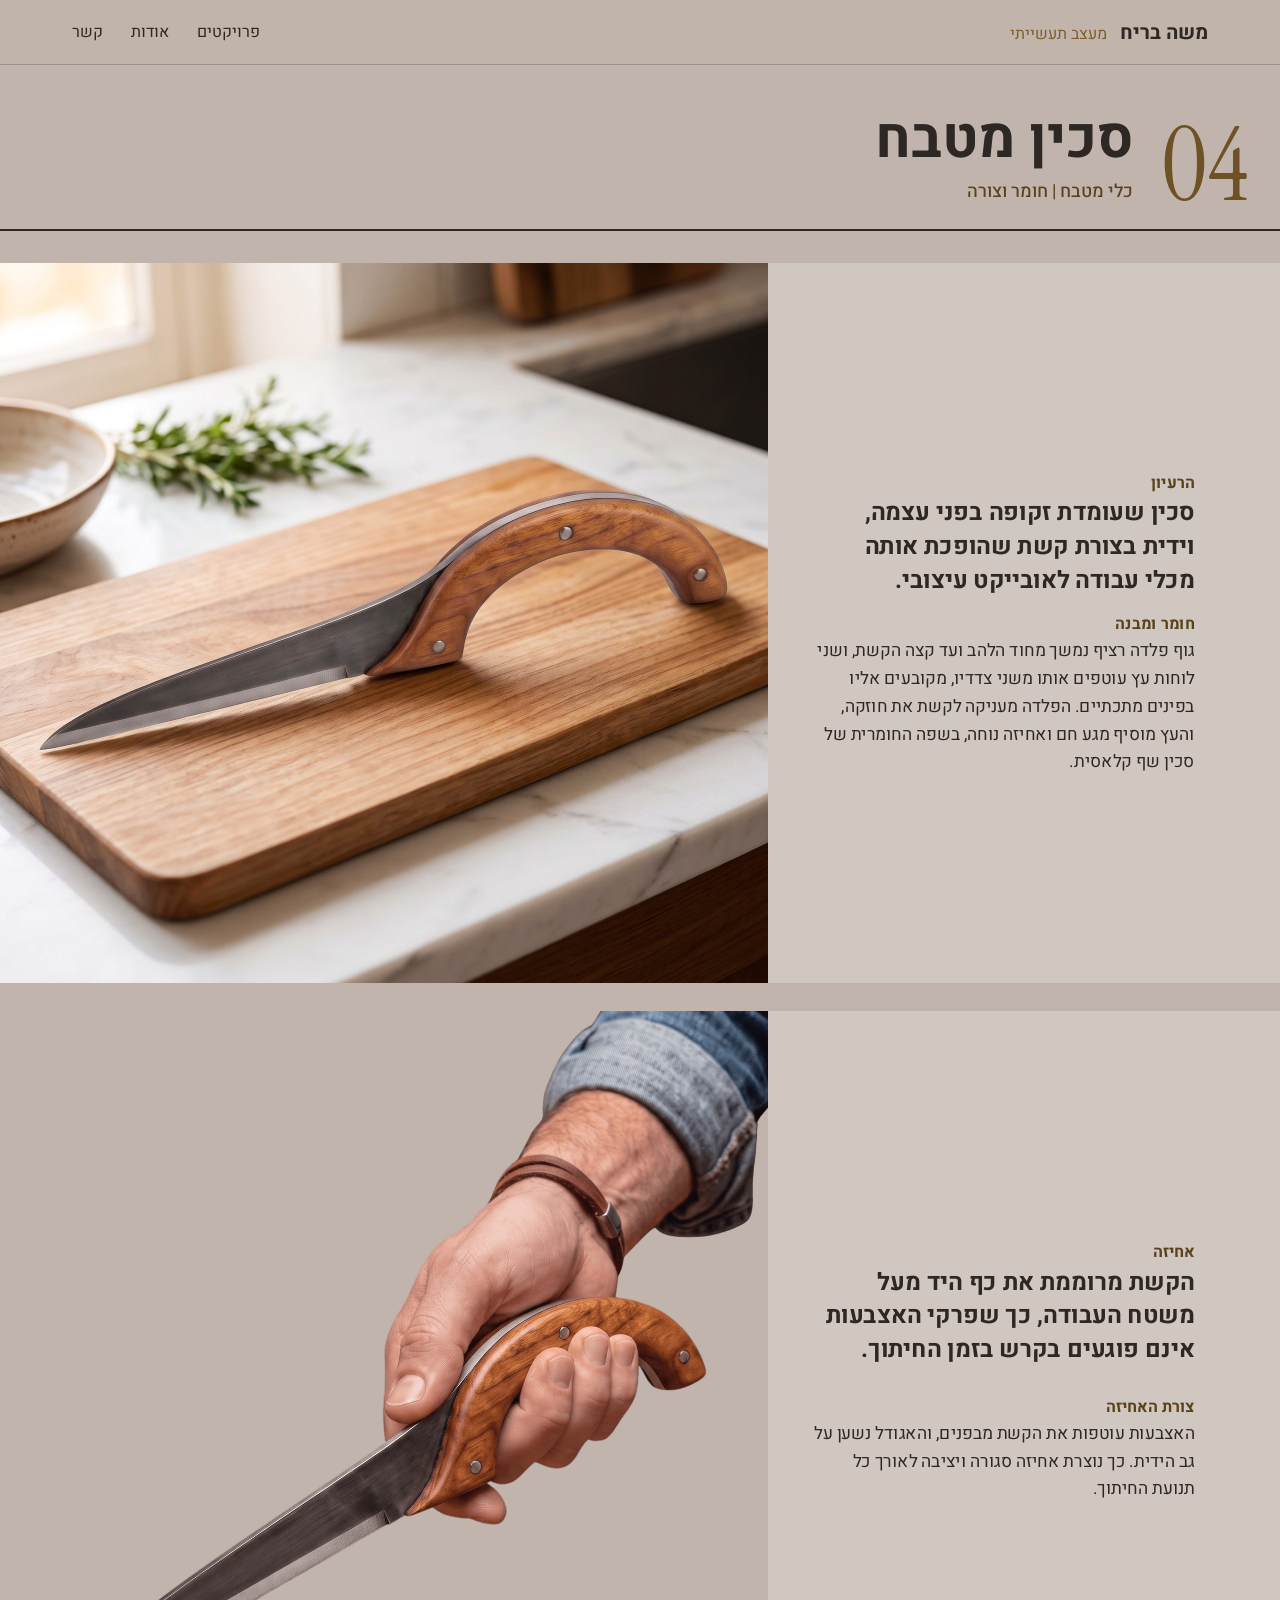
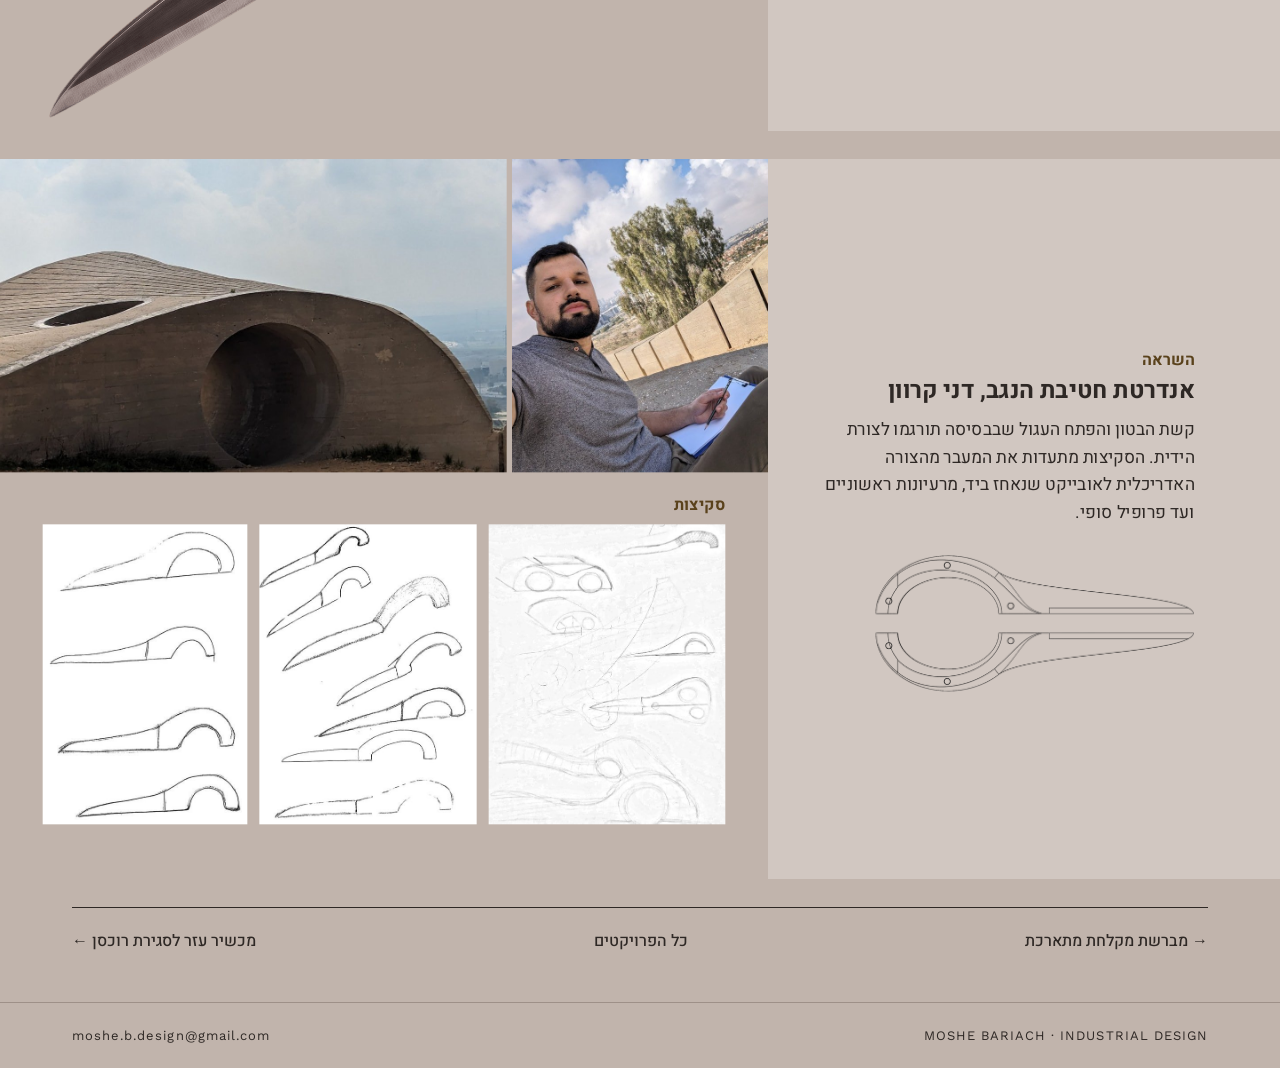
<file: projects/knife.html>
<!DOCTYPE html>
<html lang="he" dir="rtl">
<head>
<meta charset="utf-8">
<meta name="viewport" content="width=device-width, initial-scale=1">
<title>סכין מטבח | משה בריח – מעצב תעשייתי</title>
<meta name="description" content="סכין מטבח: כלי מטבח | חומר וצורה">
<meta property="og:title" content="סכין מטבח | משה בריח – מעצב תעשייתי">
<meta property="og:description" content="סכין מטבח: כלי מטבח | חומר וצורה">
<meta property="og:image" content="https://mosheb-design.github.io/img/knife-cover.png">
<link rel="preconnect" href="https://fonts.googleapis.com"><link rel="preconnect" href="https://fonts.gstatic.com" crossorigin><link href="https://fonts.googleapis.com/css2?family=Heebo:wght@300;400;500;700&family=Instrument+Serif&family=Work+Sans:wght@400;500&display=swap" rel="stylesheet">
<link rel="stylesheet" href="../style.css?v=e56963cc"><link rel="stylesheet" href="../slides.css?v=e56963cc">
</head>
<body>
<header class="top"><div class="wrap">
<a class="brand" href="../index.html">משה בריח <span>מעצב תעשייתי</span></a>
<nav><a href="../index.html#projects">פרויקטים</a><a href="../index.html#about">אודות</a><a href="../index.html#contact">קשר</a></nav>
</div></header>
<main class="deck"><header class="ph"><div class="wrap"><span class="num">04</span><div><h1>סכין מטבח</h1><p>כלי מטבח | חומר וצורה</p></div></div></header><div class="desk"><section class="sl" id="knife"><div class="slide"><div class="stage" style="width:1920px"><img loading="lazy" src="../img/knife-board-o.jpg" alt="הסכין עומדת בפני עצמה על קרש חיתוך" style="position:absolute;left:0px;top:0px;width:1152px;height:1080px;object-fit:cover"><div style="position:absolute;left:1152px;top:0px;width:768px;height:1080px;background:#D1C7C1"></div><p data-pe class="lab" style="position:absolute;left:1216px;top:128px;width:576px;">&#8295;הרעיון&#8297;</p><p data-pe class="lead" style="position:absolute;left:1216px;top:168px;width:576px;">&#8295;סכין שעומדת זקופה בפני עצמה, וידית בצורת קשת שהופכת אותה מכלי עבודה לאובייקט עיצובי.&#8297;</p><p data-pe class="lab" style="position:absolute;left:1216px;top:340px;width:576px;">&#8295;חומר ומבנה&#8297;</p><p data-pe class="body" style="position:absolute;left:1216px;top:380px;width:576px;">&#8295;גוף פלדה רציף נמשך מחוד הלהב ועד קצה הקשת, ושני לוחות עץ עוטפים אותו משני צדדיו, מקובעים אליו בפינים מתכתיים. הפלדה מעניקה לקשת את חוזקה, והעץ מוסיף מגע חם ואחיזה נוחה, בשפה החומרית של סכין שף קלאסית.&#8297;</p></div></div></section><section class="sl" id="knife-alt"><div class="slide"><div class="stage" style="width:1920px"><img loading="lazy" src="../img/knife-hand3-o.png" alt="הסכין ביד" style="position:absolute;left:74px;top:-40px;width:1118px;height:1100px;object-fit:contain"><div style="position:absolute;left:1152px;top:0px;width:768px;height:1080px;background:#D1C7C1"></div><p data-pe class="lab" style="position:absolute;left:1216px;top:128px;width:576px;">&#8295;אחיזה&#8297;</p><p data-pe class="lead" style="position:absolute;left:1216px;top:168px;width:576px;">&#8295;הקשת מרוממת את כף היד מעל משטח העבודה, כך שפרקי האצבעות אינם פוגעים בקרש בזמן החיתוך.&#8297;</p><p data-pe class="lab" style="position:absolute;left:1216px;top:360px;width:576px;">&#8295;צורת האחיזה&#8297;</p><p data-pe class="body" style="position:absolute;left:1216px;top:400px;width:576px;">&#8295;האצבעות עוטפות את הקשת מבפנים, והאגודל נשען על גב הידית. כך נוצרת אחיזה סגורה ויציבה לאורך כל תנועת החיתוך.&#8297;</p></div></div></section><section class="sl" id="knife-proc"><div class="slide"><div class="stage" style="width:1920px"><div style="position:absolute;left:1152px;top:0px;width:768px;height:1080px;background:#D1C7C1"></div><img loading="lazy" src="../img/knife-arch-o.jpg" alt="הקשת והפתח באנדרטת חטיבת הנגב" style="position:absolute;left:0px;top:0px;width:760px;height:470px;object-fit:cover"><img loading="lazy" src="../img/knife-selfie-p-o.jpg" alt="סקיצות במקום, באנדרטה" style="position:absolute;left:768px;top:0px;width:384px;height:470px;object-fit:cover"><p class="lab" style="position:absolute;left:64px;top:500px;width:1024px;">&#8295;סקיצות&#8297;</p><img loading="lazy" src="../img/knife-sk1c-o.jpg" alt="סקיצה" style="position:absolute;left:733px;top:548px;width:355px;height:450px;object-fit:contain"><img loading="lazy" src="../img/knife-sk2-o.jpg" alt="סקיצה" style="position:absolute;left:389px;top:548px;width:326px;height:450px;object-fit:contain"><img loading="lazy" src="../img/knife-sk3-o.jpg" alt="סקיצה" style="position:absolute;left:64px;top:548px;width:307px;height:450px;object-fit:contain"><p data-pe class="lab" style="position:absolute;left:1216px;top:128px;width:576px;">&#8295;השראה&#8297;</p><p data-pe class="lead" style="position:absolute;left:1216px;top:168px;width:576px;">&#8295;אנדרטת חטיבת הנגב, דני קרוון&#8297;</p><p data-pe class="body" style="position:absolute;left:1216px;top:232px;width:576px;">&#8295;קשת הבטון והפתח העגול שבבסיסה תורגמו לצורת הידית. הסקיצות מתעדות את המעבר מהצורה האדריכלית לאובייקט שנאחז ביד, מרעיונות ראשוניים ועד פרופיל סופי.&#8297;</p><img data-pe loading="lazy" src="../img/knife-top-o.png" alt="שרטוט" style="position:absolute;left:1312px;top:440px;width:480px;height:89px;object-fit:contain"><img data-pe loading="lazy" src="../img/knife-bot-o.png" alt="שרטוט" style="position:absolute;left:1312px;top:556px;width:480px;height:89px;object-fit:contain"></div></div></section></div><div class="pm wrap"><div class="txt"><h2 class="lab">הרעיון</h2><p class="lead">סכין שעומדת זקופה בפני עצמה, וידית בצורת קשת שהופכת אותה מכלי עבודה לאובייקט עיצובי.</p></div><figure class="fig photo hero"><img src="../img/knife-board.jpg" width="1536" height="1440" alt="הסכין עומדת בפני עצמה על קרש חיתוך" loading="lazy"></figure><div class="txt"><h2 class="lab">חומר ומבנה</h2><p class="body">גוף פלדה רציף נמשך מחוד הלהב ועד קצה הקשת, ושני לוחות עץ עוטפים אותו משני צדדיו, מקובעים אליו בפינים מתכתיים. הפלדה מעניקה לקשת את חוזקה, והעץ מוסיף מגע חם ואחיזה נוחה, בשפה החומרית של סכין שף קלאסית.</p></div><div class="txt"><h2 class="lab">אחיזה</h2><p class="lead">הקשת מרוממת את כף היד מעל משטח העבודה, כך שפרקי האצבעות אינם פוגעים בקרש בזמן החיתוך.</p><p class="body">האצבעות עוטפות את הקשת מבפנים, והאגודל נשען על גב הידית. כך נוצרת אחיזה סגורה ויציבה לאורך כל תנועת החיתוך.</p></div><figure class="fig cut wide"><img src="../img/knife-hand3.png" width="1400" height="1378" alt="הסכין ביד" loading="lazy"></figure><div class="txt"><h2 class="lab">השראה</h2><p class="lead">אנדרטת חטיבת הנגב, דני קרוון</p><p class="body">קשת הבטון והפתח העגול שבבסיסה תורגמו לצורת הידית. הסקיצות מתעדות את המעבר מהצורה האדריכלית לאובייקט שנאחז ביד, מרעיונות ראשוניים ועד פרופיל סופי.</p></div><div class="row c2 eq" style="grid-template-columns:1.628fr 0.817fr"><figure class="fig photo"><img src="../img/knife-arch.jpg" width="1148" height="705" alt="הקשת והפתח באנדרטת חטיבת הנגב" loading="lazy"></figure><figure class="fig photo"><img src="../img/knife-selfie-p.jpg" width="576" height="705" alt="סקיצות במקום, באנדרטה" loading="lazy"></figure></div><div class="item"><h3>סקיצות</h3><div class="row c3 eq" style="grid-template-columns:0.790fr 0.726fr 0.682fr"><figure class="fig photo"><img src="../img/knife-sk1c.jpg" width="533" height="675" alt="סקיצה" loading="lazy"></figure><figure class="fig photo"><img src="../img/knife-sk2.jpg" width="489" height="674" alt="סקיצה" loading="lazy"></figure><figure class="fig photo"><img src="../img/knife-sk3.jpg" width="460" height="674" alt="סקיצה" loading="lazy"></figure></div></div><figure class="fig cut wide"><img src="../img/knife-top.png" width="650" height="121" alt="שרטוט הסכין" loading="lazy"></figure><figure class="fig cut wide"><img src="../img/knife-bot.png" width="650" height="121" alt="שרטוט הסכין" loading="lazy"></figure></div><div class="wrap"><nav class="pn"><a href="brush.html">→ מברשת מקלחת מתארכת</a><a href="../index.html#projects">כל הפרויקטים</a><a href="zipper.html">מכשיר עזר לסגירת רוכסן ←</a></nav></div></main>
<footer class="site-foot"><div class="wrap"><span class="latin">MOSHE BARIACH · INDUSTRIAL DESIGN</span><span><a href="mailto:moshe.b.design@gmail.com" class="latin">moshe.b.design@gmail.com</a></span></div></footer>
<script>
function fit(){document.querySelectorAll('.stage').forEach(function(st){var w=st.parentElement.clientWidth;var W=parseFloat(st.style.width);st.style.transform='scale('+(w/W)+')';});}
function center(){document.querySelectorAll('.slide .stage').forEach(function(st){var els=st.querySelectorAll(':scope>[data-pe]');if(!els.length)return;var t=1e9,b=-1e9;els.forEach(function(x){x.style.translate='';t=Math.min(t,x.offsetTop);b=Math.max(b,x.offsetTop+x.offsetHeight);});var d=Math.round((1080-(b-t))/2-t);if(d>0)els.forEach(function(x){x.style.translate='0 '+d+'px';});});}
window.addEventListener('resize',fit);window.addEventListener('load',function(){fit();center();});fit();
if(document.fonts&&document.fonts.ready)document.fonts.ready.then(center);
</script>
</body>
</html>
</file>
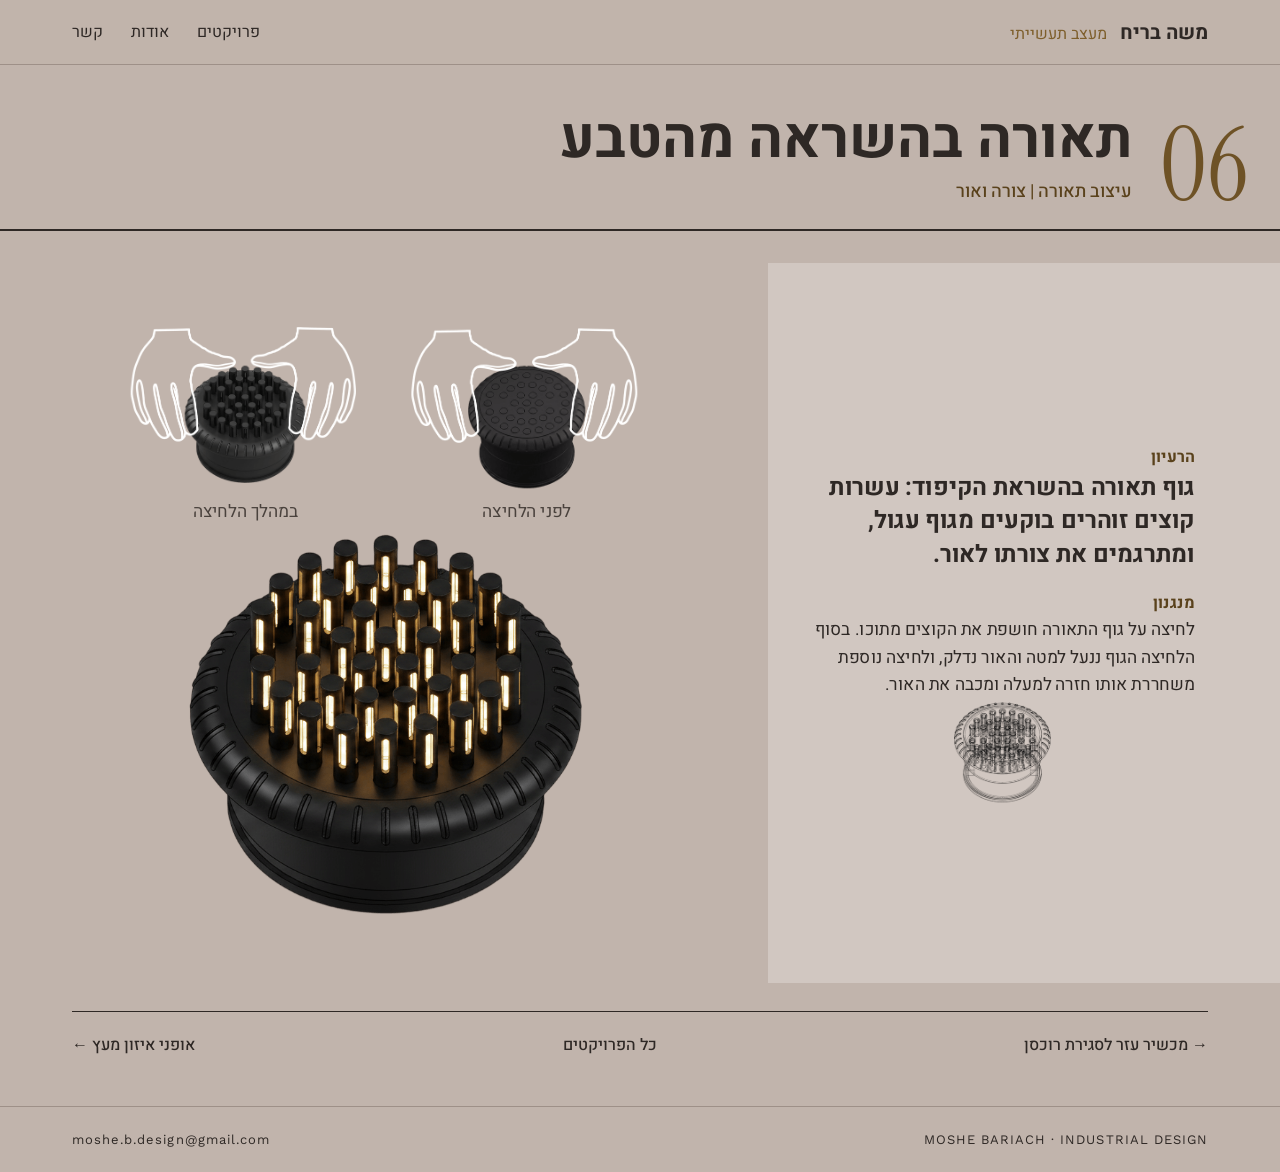
<file: projects/lamp.html>
<!DOCTYPE html>
<html lang="he" dir="rtl">
<head>
<meta charset="utf-8">
<meta name="viewport" content="width=device-width, initial-scale=1">
<title>תאורה בהשראה מהטבע | משה בריח – מעצב תעשייתי</title>
<meta name="description" content="תאורה בהשראה מהטבע: עיצוב תאורה | צורה ואור">
<meta property="og:title" content="תאורה בהשראה מהטבע | משה בריח – מעצב תעשייתי">
<meta property="og:description" content="תאורה בהשראה מהטבע: עיצוב תאורה | צורה ואור">
<meta property="og:image" content="https://mosheb-design.github.io/img/lamp-lit-hq.png">
<link rel="preconnect" href="https://fonts.googleapis.com"><link rel="preconnect" href="https://fonts.gstatic.com" crossorigin><link href="https://fonts.googleapis.com/css2?family=Heebo:wght@300;400;500;700&family=Instrument+Serif&family=Work+Sans:wght@400;500&display=swap" rel="stylesheet">
<link rel="stylesheet" href="../style.css?v=e56963cc"><link rel="stylesheet" href="../slides.css?v=e56963cc">
</head>
<body>
<header class="top"><div class="wrap">
<a class="brand" href="../index.html">משה בריח <span>מעצב תעשייתי</span></a>
<nav><a href="../index.html#projects">פרויקטים</a><a href="../index.html#about">אודות</a><a href="../index.html#contact">קשר</a></nav>
</div></header>
<main class="deck"><header class="ph"><div class="wrap"><span class="num">06</span><div><h1>תאורה בהשראה מהטבע</h1><p>עיצוב תאורה | צורה ואור</p></div></div></header><div class="desk"><section class="sl" id="lamp"><div class="slide"><div class="stage" style="width:1920px"><div style="position:absolute;left:1152px;top:0px;width:768px;height:1080px;background:#D1C7C1"></div><img loading="lazy" src="../img/lamp-closed-o.png" alt="מנורה סגורה" style="position:absolute;left:702px;top:154px;width:176px;height:184px;object-fit:contain"><img loading="lazy" src="../img/hand-l-o.png" alt="יד" style="position:absolute;left:617px;top:100px;width:158px;height:170px;object-fit:contain"><img loading="lazy" src="../img/hand-r-o.png" alt="יד" style="position:absolute;left:798px;top:98px;width:158px;height:170px;object-fit:contain"><img loading="lazy" src="../img/lamp-open-o.png" alt="מנורה פתוחה" style="position:absolute;left:277px;top:154px;width:182px;height:176px;object-fit:contain"><img loading="lazy" src="../img/hand-l-o.png" alt="יד" style="position:absolute;left:196px;top:98px;width:158px;height:170px;object-fit:contain"><img loading="lazy" src="../img/hand-r-o.png" alt="יד" style="position:absolute;left:376px;top:96px;width:158px;height:170px;object-fit:contain"><p class="cap" style="position:absolute;left:662px;top:352px;width:256px;text-align:center">&#8295;לפני הלחיצה&#8297;</p><p class="cap" style="position:absolute;left:237px;top:352px;width:262px;text-align:center">&#8295;במהלך הלחיצה&#8297;</p><img loading="lazy" src="../img/lamp-lit-hq-o.png" alt="מנורה דולקת" style="position:absolute;left:283px;top:407px;width:591px;height:569px;object-fit:contain"><p data-pe class="lab" style="position:absolute;left:1216px;top:128px;width:576px;">&#8295;הרעיון&#8297;</p><p data-pe class="lead" style="position:absolute;left:1216px;top:168px;width:576px;">&#8295;גוף תאורה בהשראת הקיפוד: עשרות קוצים זוהרים בוקעים מגוף עגול, ומתרגמים את צורתו לאור.&#8297;</p><p data-pe class="lab" style="position:absolute;left:1216px;top:346px;width:576px;">&#8295;מנגנון&#8297;</p><p data-pe class="body" style="position:absolute;left:1216px;top:386px;width:576px;">&#8295;לחיצה על גוף התאורה חושפת את הקוצים מתוכו. בסוף הלחיצה הגוף ננעל למטה והאור נדלק, ולחיצה נוספת משחררת אותו חזרה למעלה ומכבה את האור.&#8297;</p><img data-pe loading="lazy" src="../img/lamp-d-o.png" alt="שרטוט" style="position:absolute;left:1431px;top:515px;width:145px;height:150px;object-fit:contain"></div></div></section></div><div class="pm wrap"><div class="txt"><h2 class="lab">הרעיון</h2><p class="lead">גוף תאורה בהשראת הקיפוד: עשרות קוצים זוהרים בוקעים מגוף עגול, ומתרגמים את צורתו לאור.</p></div><figure class="fig cut wide"><img src="../img/lamp-lit-hq.png" width="545" height="526" alt="מנורה דולקת" loading="lazy"></figure><div class="txt"><h2 class="lab">מנגנון</h2><p class="body">לחיצה על גוף התאורה חושפת את הקוצים מתוכו. בסוף הלחיצה הגוף ננעל למטה והאור נדלק, ולחיצה נוספת משחררת אותו חזרה למעלה ומכבה את האור.</p></div><div class="row c2 eq" style="grid-template-columns:1.413fr 1.449fr"><figure class="fig cut"><img src="../img/lamp-before.png" width="678" height="480" alt="המנורה לפני הלחיצה" loading="lazy"><figcaption>לפני הלחיצה</figcaption></figure><figure class="fig cut"><img src="../img/lamp-during.png" width="678" height="468" alt="המנורה במהלך הלחיצה" loading="lazy"><figcaption>במהלך הלחיצה</figcaption></figure></div><figure class="fig cut wide"><img src="../img/lamp-d.png" width="218" height="225" alt="שרטוט גוף התאורה" loading="lazy"></figure></div><div class="wrap"><nav class="pn"><a href="zipper.html">→ מכשיר עזר לסגירת רוכסן</a><a href="../index.html#projects">כל הפרויקטים</a><a href="bike.html">אופני איזון מעץ ←</a></nav></div></main>
<footer class="site-foot"><div class="wrap"><span class="latin">MOSHE BARIACH · INDUSTRIAL DESIGN</span><span><a href="mailto:moshe.b.design@gmail.com" class="latin">moshe.b.design@gmail.com</a></span></div></footer>
<script>
function fit(){document.querySelectorAll('.stage').forEach(function(st){var w=st.parentElement.clientWidth;var W=parseFloat(st.style.width);st.style.transform='scale('+(w/W)+')';});}
function center(){document.querySelectorAll('.slide .stage').forEach(function(st){var els=st.querySelectorAll(':scope>[data-pe]');if(!els.length)return;var t=1e9,b=-1e9;els.forEach(function(x){x.style.translate='';t=Math.min(t,x.offsetTop);b=Math.max(b,x.offsetTop+x.offsetHeight);});var d=Math.round((1080-(b-t))/2-t);if(d>0)els.forEach(function(x){x.style.translate='0 '+d+'px';});});}
window.addEventListener('resize',fit);window.addEventListener('load',function(){fit();center();});fit();
if(document.fonts&&document.fonts.ready)document.fonts.ready.then(center);
</script>
</body>
</html>
</file>
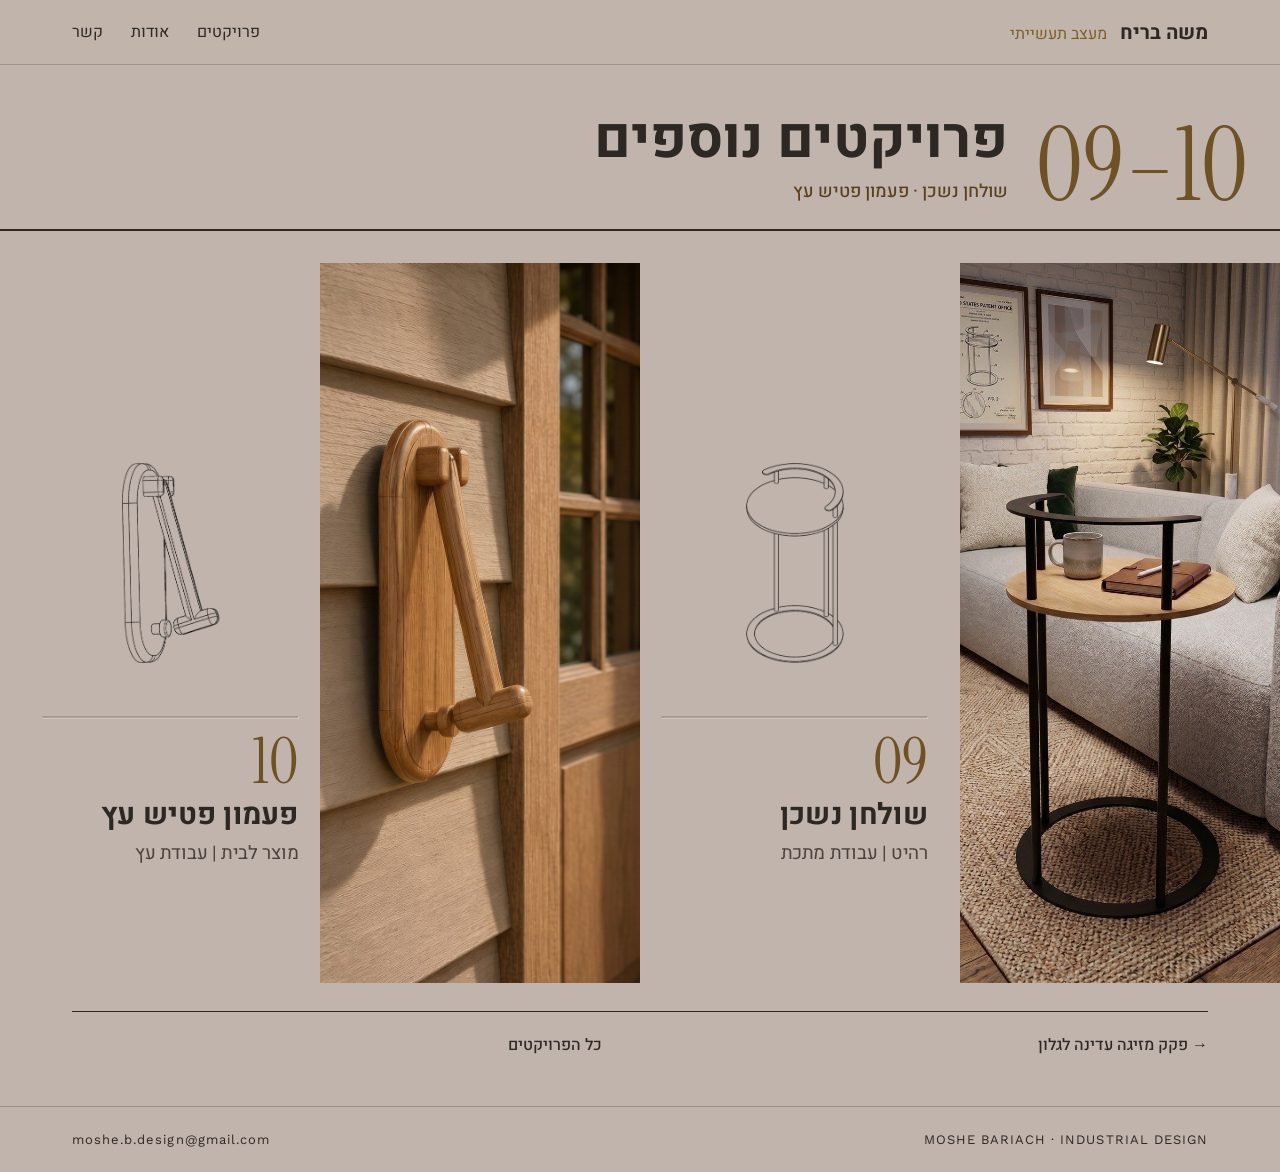
<file: projects/more.html>
<!DOCTYPE html>
<html lang="he" dir="rtl">
<head>
<meta charset="utf-8">
<meta name="viewport" content="width=device-width, initial-scale=1">
<title>פרויקטים נוספים | משה בריח – מעצב תעשייתי</title>
<meta name="description" content="שולחן נשכן ופעמון פטיש עץ">
<meta property="og:title" content="פרויקטים נוספים | משה בריח – מעצב תעשייתי">
<meta property="og:description" content="שולחן נשכן ופעמון פטיש עץ">
<meta property="og:image" content="https://mosheb-design.github.io/img/table.jpg">
<link rel="preconnect" href="https://fonts.googleapis.com"><link rel="preconnect" href="https://fonts.gstatic.com" crossorigin><link href="https://fonts.googleapis.com/css2?family=Heebo:wght@300;400;500;700&family=Instrument+Serif&family=Work+Sans:wght@400;500&display=swap" rel="stylesheet">
<link rel="stylesheet" href="../style.css?v=e56963cc"><link rel="stylesheet" href="../slides.css?v=e56963cc">
</head>
<body>
<header class="top"><div class="wrap">
<a class="brand" href="../index.html">משה בריח <span>מעצב תעשייתי</span></a>
<nav><a href="../index.html#projects">פרויקטים</a><a href="../index.html#about">אודות</a><a href="../index.html#contact">קשר</a></nav>
</div></header>
<main class="deck"><header class="ph"><div class="wrap"><span class="num">09‎–‎10</span><div><h1>פרויקטים נוספים</h1><p>שולחן נשכן · פעמון פטיש עץ</p></div></div></header><div class="desk"><section class="sl" id="more"><div class="slide"><div class="stage" style="width:1920px"><img loading="lazy" src="../img/table-o.jpg" alt="שולחן נשכן בסלון" style="position:absolute;left:1440px;top:0px;width:480px;height:1080px;object-fit:cover"><img loading="lazy" src="../img/table-d-o.png" alt="שרטוט" style="position:absolute;left:1119px;top:300px;width:147px;height:300px;object-fit:contain"><hr style="position:absolute;left:992px;top:680px;width:400px;border-top:2px solid #9E9088;margin:0"><div style="position:absolute;left:992px;top:700px;width:400px;display:flex;flex-direction:column;gap:8px"><p class="num">09</p><p class="ttl">&#8295;שולחן נשכן&#8297;</p><p class="crs">&#8295;רהיט | עבודת מתכת&#8297;</p></div><img loading="lazy" src="../img/knocker-hq2-o.jpg" alt="פעמון פטיש על דלת" style="position:absolute;left:480px;top:0px;width:480px;height:1080px;object-fit:cover"><img loading="lazy" src="../img/knocker-d-o.png" alt="שרטוט" style="position:absolute;left:183px;top:300px;width:146px;height:300px;object-fit:contain"><hr style="position:absolute;left:64px;top:680px;width:384px;border-top:2px solid #9E9088;margin:0"><div style="position:absolute;left:64px;top:700px;width:384px;display:flex;flex-direction:column;gap:8px"><p class="num">10</p><p class="ttl">&#8295;פעמון פטיש עץ&#8297;</p><p class="crs">&#8295;מוצר לבית | עבודת עץ&#8297;</p></div></div></div></section></div><div class="pm wrap"><div class="subhead"><span class="num">09</span><div><h2>שולחן נשכן</h2><p>רהיט | עבודת מתכת</p></div></div><figure class="fig photo hero"><img src="../img/table.jpg" width="702" height="1428" alt="שולחן נשכן בסלון" loading="lazy"></figure><figure class="fig cut wide"><img src="../img/table-d.png" width="220" height="450" alt="שרטוט השולחן" loading="lazy"></figure><div class="subhead"><span class="num">10</span><div><h2>פעמון פטיש עץ</h2><p>מוצר לבית | עבודת עץ</p></div></div><figure class="fig photo hero"><img src="../img/knocker-hq2.jpg" width="797" height="1620" alt="פעמון פטיש על דלת" loading="lazy"></figure><figure class="fig cut wide"><img src="../img/knocker-d.png" width="219" height="450" alt="שרטוט הפעמון" loading="lazy"></figure></div><div class="wrap"><nav class="pn"><a href="cap.html">→ פקק מזיגה עדינה לגלון</a><a href="../index.html#projects">כל הפרויקטים</a><span></span></nav></div></main>
<footer class="site-foot"><div class="wrap"><span class="latin">MOSHE BARIACH · INDUSTRIAL DESIGN</span><span><a href="mailto:moshe.b.design@gmail.com" class="latin">moshe.b.design@gmail.com</a></span></div></footer>
<script>
function fit(){document.querySelectorAll('.stage').forEach(function(st){var w=st.parentElement.clientWidth;var W=parseFloat(st.style.width);st.style.transform='scale('+(w/W)+')';});}
function center(){document.querySelectorAll('.slide .stage').forEach(function(st){var els=st.querySelectorAll(':scope>[data-pe]');if(!els.length)return;var t=1e9,b=-1e9;els.forEach(function(x){x.style.translate='';t=Math.min(t,x.offsetTop);b=Math.max(b,x.offsetTop+x.offsetHeight);});var d=Math.round((1080-(b-t))/2-t);if(d>0)els.forEach(function(x){x.style.translate='0 '+d+'px';});});}
window.addEventListener('resize',fit);window.addEventListener('load',function(){fit();center();});fit();
if(document.fonts&&document.fonts.ready)document.fonts.ready.then(center);
</script>
</body>
</html>
</file>
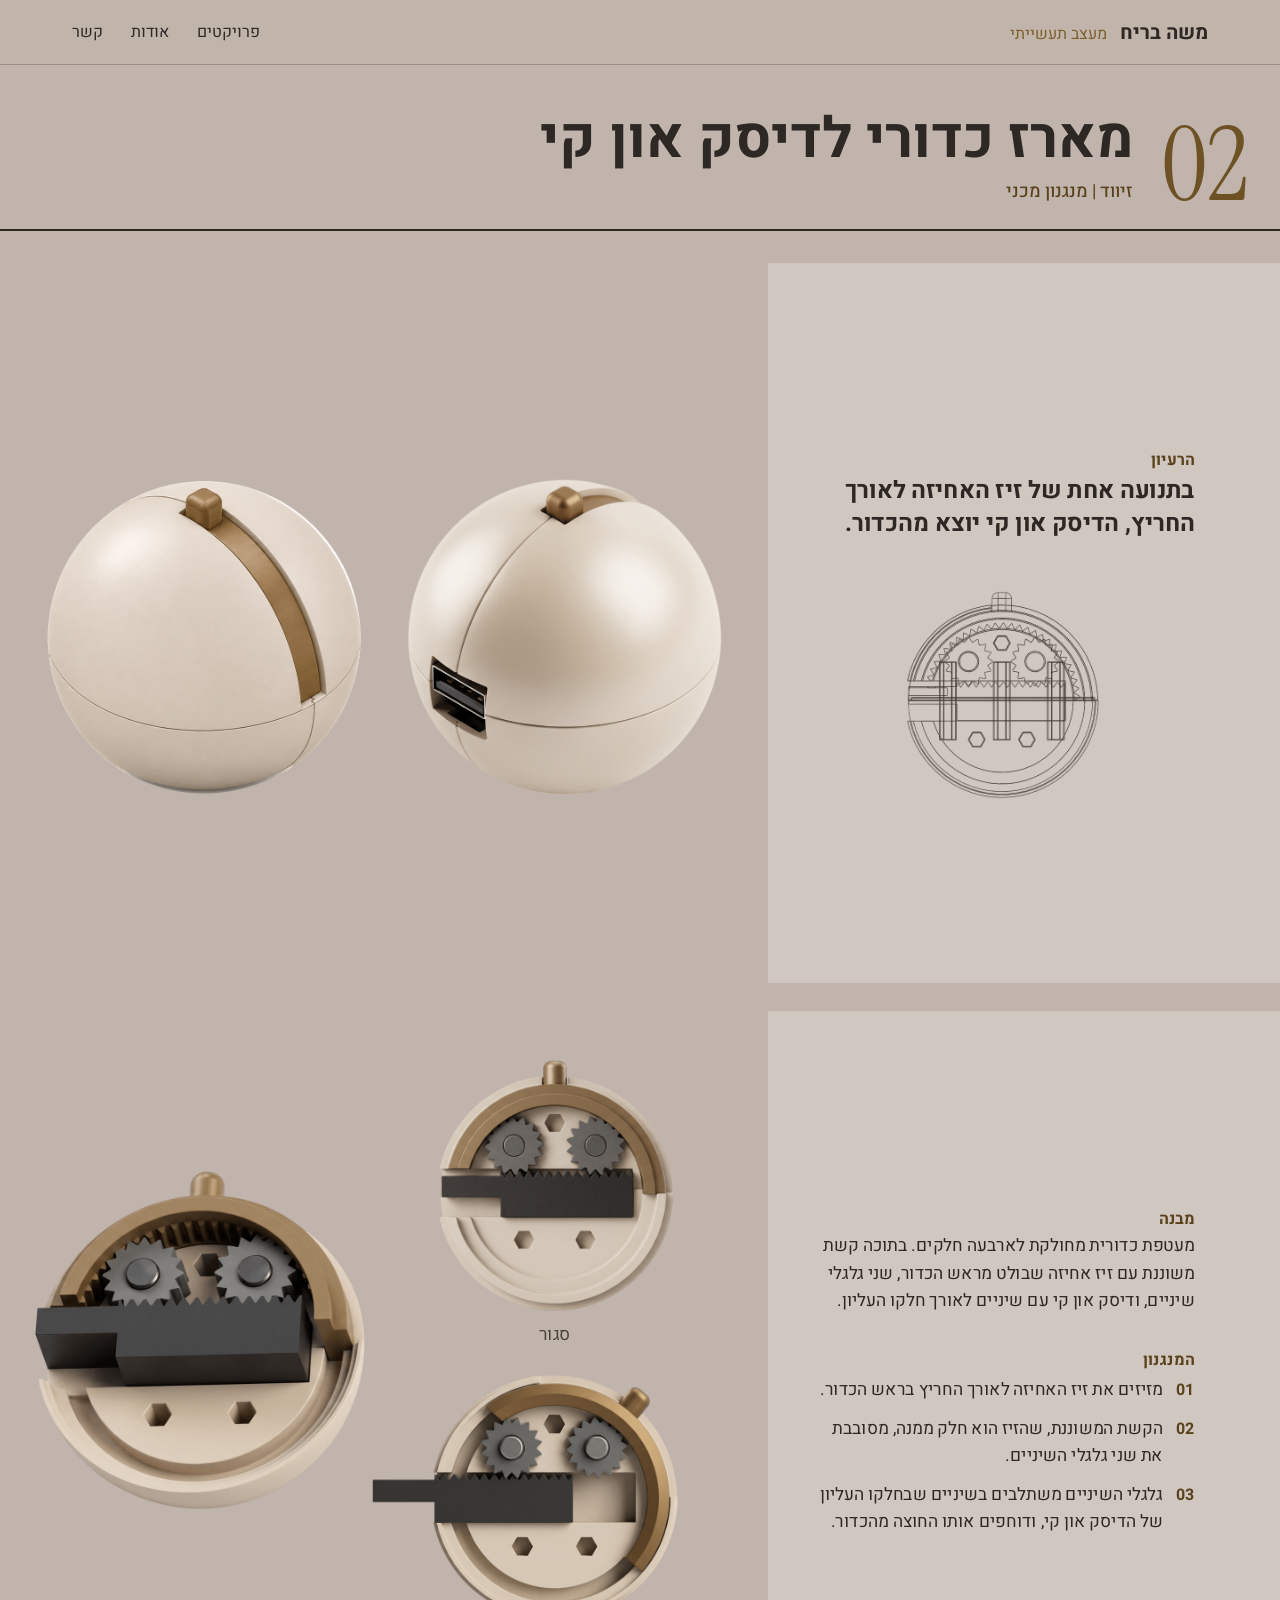
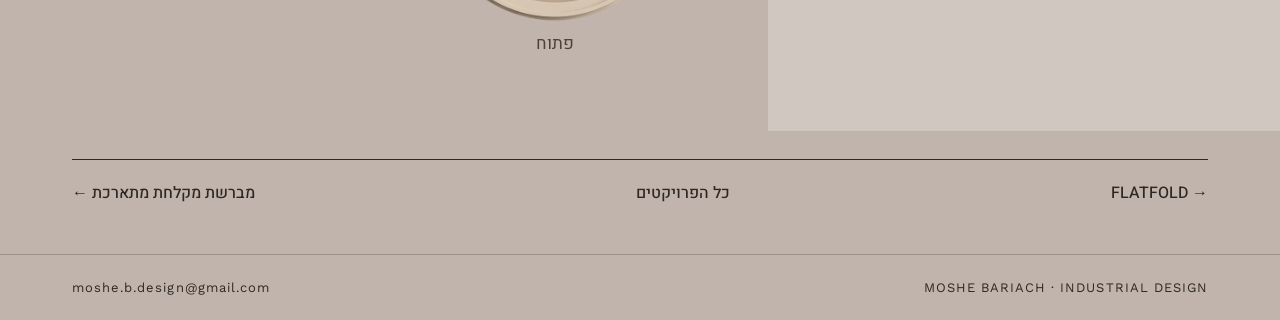
<file: projects/usb.html>
<!DOCTYPE html>
<html lang="he" dir="rtl">
<head>
<meta charset="utf-8">
<meta name="viewport" content="width=device-width, initial-scale=1">
<title>מארז כדורי לדיסק און קי | משה בריח – מעצב תעשייתי</title>
<meta name="description" content="מארז כדורי לדיסק און קי: זיווד | מנגנון מכני">
<meta property="og:title" content="מארז כדורי לדיסק און קי | משה בריח – מעצב תעשייתי">
<meta property="og:description" content="מארז כדורי לדיסק און קי: זיווד | מנגנון מכני">
<meta property="og:image" content="https://mosheb-design.github.io/img/usb-ext-slot2.png">
<link rel="preconnect" href="https://fonts.googleapis.com"><link rel="preconnect" href="https://fonts.gstatic.com" crossorigin><link href="https://fonts.googleapis.com/css2?family=Heebo:wght@300;400;500;700&family=Instrument+Serif&family=Work+Sans:wght@400;500&display=swap" rel="stylesheet">
<link rel="stylesheet" href="../style.css?v=e56963cc"><link rel="stylesheet" href="../slides.css?v=e56963cc">
</head>
<body>
<header class="top"><div class="wrap">
<a class="brand" href="../index.html">משה בריח <span>מעצב תעשייתי</span></a>
<nav><a href="../index.html#projects">פרויקטים</a><a href="../index.html#about">אודות</a><a href="../index.html#contact">קשר</a></nav>
</div></header>
<main class="deck"><header class="ph"><div class="wrap"><span class="num">02</span><div><h1>מארז כדורי לדיסק און קי</h1><p>זיווד | מנגנון מכני</p></div></div></header><div class="desk"><section class="sl" id="usb"><div class="slide"><div class="stage" style="width:1920px"><div style="position:absolute;left:1152px;top:0px;width:768px;height:1080px;background:#D1C7C1"></div><img loading="lazy" src="../img/usb-ext-slot2-o.png" alt="המארז, עם זיז האחיזה והחריץ" style="position:absolute;left:68px;top:323px;width:477px;height:477px;object-fit:contain"><img loading="lazy" src="../img/usb-ext-port-o.png" alt="המארז, עם הפתח של הדיסק און קי" style="position:absolute;left:609px;top:322px;width:476px;height:478px;object-fit:contain"><p data-pe class="lab" style="position:absolute;left:1216px;top:128px;width:576px;">&#8295;הרעיון&#8297;</p><p data-pe class="lead" style="position:absolute;left:1216px;top:168px;width:576px;">&#8295;בתנועה אחת של זיז האחיזה לאורך החריץ, הדיסק און קי יוצא מהכדור.&#8297;</p><img data-pe loading="lazy" src="../img/usb-d-o.png" alt="שרטוט" style="position:absolute;left:1359px;top:344px;width:291px;height:312px;object-fit:contain"></div></div></section><section class="sl" id="usb-mech"><div class="slide"><div class="stage" style="width:1920px"><div style="position:absolute;left:1152px;top:0px;width:768px;height:1080px;background:#D1C7C1"></div><img loading="lazy" src="../img/usb-sec-3q-o.png" alt="חתך באלכסון: המנגנון בתוך הכדור" style="position:absolute;left:50px;top:238px;width:500px;height:512px;object-fit:contain"><img loading="lazy" src="../img/usb-sec-closed-o.png" alt="חתך: דיסק און קי בפנים" style="position:absolute;left:657px;top:72px;width:355px;height:380px;object-fit:contain"><p class="cap" style="position:absolute;left:682px;top:464px;width:300px;text-align:center">&#8295;סגור&#8297;</p><img loading="lazy" src="../img/usb-sec-open-o.png" alt="חתך: דיסק און קי בחוץ" style="position:absolute;left:557px;top:544px;width:462px;height:372px;object-fit:contain"><p class="cap" style="position:absolute;left:682px;top:928px;width:300px;text-align:center">&#8295;פתוח&#8297;</p><p data-pe class="lab" style="position:absolute;left:1216px;top:128px;width:576px;">&#8295;מבנה&#8297;</p><p data-pe class="body" style="position:absolute;left:1216px;top:168px;width:576px;">&#8295;מעטפת כדורית מחולקת לארבעה חלקים. בתוכה קשת משוננת עם זיז אחיזה שבולט מראש הכדור, שני גלגלי שיניים, ודיסק און קי עם שיניים לאורך חלקו העליון.&#8297;</p><p data-pe class="lab" style="position:absolute;left:1216px;top:340px;width:576px;">&#8295;המנגנון&#8297;</p><div data-pe style="position:absolute;left:1216px;top:384px;width:576px;display:flex;flex-direction:column;gap:16px"><div style="display:flex;gap:20px;align-items:baseline;flex-direction:row-reverse"><p class="stepn" style="flex:none">01</p><p class="body" style="flex:1">&#8295;מזיזים את זיז האחיזה לאורך החריץ בראש הכדור.&#8297;</p></div><div style="display:flex;gap:20px;align-items:baseline;flex-direction:row-reverse"><p class="stepn" style="flex:none">02</p><p class="body" style="flex:1">&#8295;הקשת המשוננת, שהזיז הוא חלק ממנה, מסובבת את שני גלגלי השיניים.&#8297;</p></div><div style="display:flex;gap:20px;align-items:baseline;flex-direction:row-reverse"><p class="stepn" style="flex:none">03</p><p class="body" style="flex:1">&#8295;גלגלי השיניים משתלבים בשיניים שבחלקו העליון של הדיסק און קי, ודוחפים אותו החוצה מהכדור.&#8297;</p></div></div></div></div></section></div><div class="pm wrap"><div class="txt"><h2 class="lab">הרעיון</h2><p class="lead">בתנועה אחת של זיז האחיזה לאורך החריץ, הדיסק און קי יוצא מהכדור.</p></div><div class="row c2 eq" style="grid-template-columns:1.000fr 0.996fr"><figure class="fig cut"><img src="../img/usb-ext-slot2.png" width="716" height="716" alt="המארז, עם זיז האחיזה והחריץ" loading="lazy"></figure><figure class="fig cut"><img src="../img/usb-ext-port.png" width="714" height="717" alt="המארז, עם הפתח של הדיסק און קי" loading="lazy"></figure></div><div class="txt"><h2 class="lab">מבנה</h2><p class="body">מעטפת כדורית מחולקת לארבעה חלקים. בתוכה קשת משוננת עם זיז אחיזה שבולט מראש הכדור, שני גלגלי שיניים, ודיסק און קי עם שיניים לאורך חלקו העליון.</p></div><figure class="fig cut wide"><img src="../img/usb-sec-3q.png" width="750" height="768" alt="חתך: המנגנון בתוך הכדור" loading="lazy"></figure><h2 class="lab sec-lab">המנגנון</h2><ol class="steps"><li><span>01</span><p>מזיזים את זיז האחיזה לאורך החריץ בראש הכדור.</p></li><li><span>02</span><p>הקשת המשוננת, שהזיז הוא חלק ממנה, מסובבת את שני גלגלי השיניים.</p></li><li><span>03</span><p>גלגלי השיניים משתלבים בשיניים שבחלקו העליון של הדיסק און קי, ודוחפים אותו החוצה מהכדור.</p></li></ol><div class="row c2 eq" style="grid-template-columns:355fr 462fr"><figure class="fig cut"><img src="../img/usb-sec-closed.png" width="532" height="570" alt="חתך: דיסק און קי בפנים" loading="lazy"><figcaption>סגור</figcaption></figure><figure class="fig cut"><img src="../img/usb-sec-open.png" width="693" height="558" alt="חתך: דיסק און קי בחוץ" loading="lazy"><figcaption>פתוח</figcaption></figure></div><figure class="fig cut wide deco"><img src="../img/usb-d.png" width="436" height="468" alt="שרטוט המארז" loading="lazy"></figure></div><div class="wrap"><nav class="pn"><a href="flatfold.html">→ FLATFOLD</a><a href="../index.html#projects">כל הפרויקטים</a><a href="brush.html">מברשת מקלחת מתארכת ←</a></nav></div></main>
<footer class="site-foot"><div class="wrap"><span class="latin">MOSHE BARIACH · INDUSTRIAL DESIGN</span><span><a href="mailto:moshe.b.design@gmail.com" class="latin">moshe.b.design@gmail.com</a></span></div></footer>
<script>
function fit(){document.querySelectorAll('.stage').forEach(function(st){var w=st.parentElement.clientWidth;var W=parseFloat(st.style.width);st.style.transform='scale('+(w/W)+')';});}
function center(){document.querySelectorAll('.slide .stage').forEach(function(st){var els=st.querySelectorAll(':scope>[data-pe]');if(!els.length)return;var t=1e9,b=-1e9;els.forEach(function(x){x.style.translate='';t=Math.min(t,x.offsetTop);b=Math.max(b,x.offsetTop+x.offsetHeight);});var d=Math.round((1080-(b-t))/2-t);if(d>0)els.forEach(function(x){x.style.translate='0 '+d+'px';});});}
window.addEventListener('resize',fit);window.addEventListener('load',function(){fit();center();});fit();
if(document.fonts&&document.fonts.ready)document.fonts.ready.then(center);
</script>
</body>
</html>
</file>
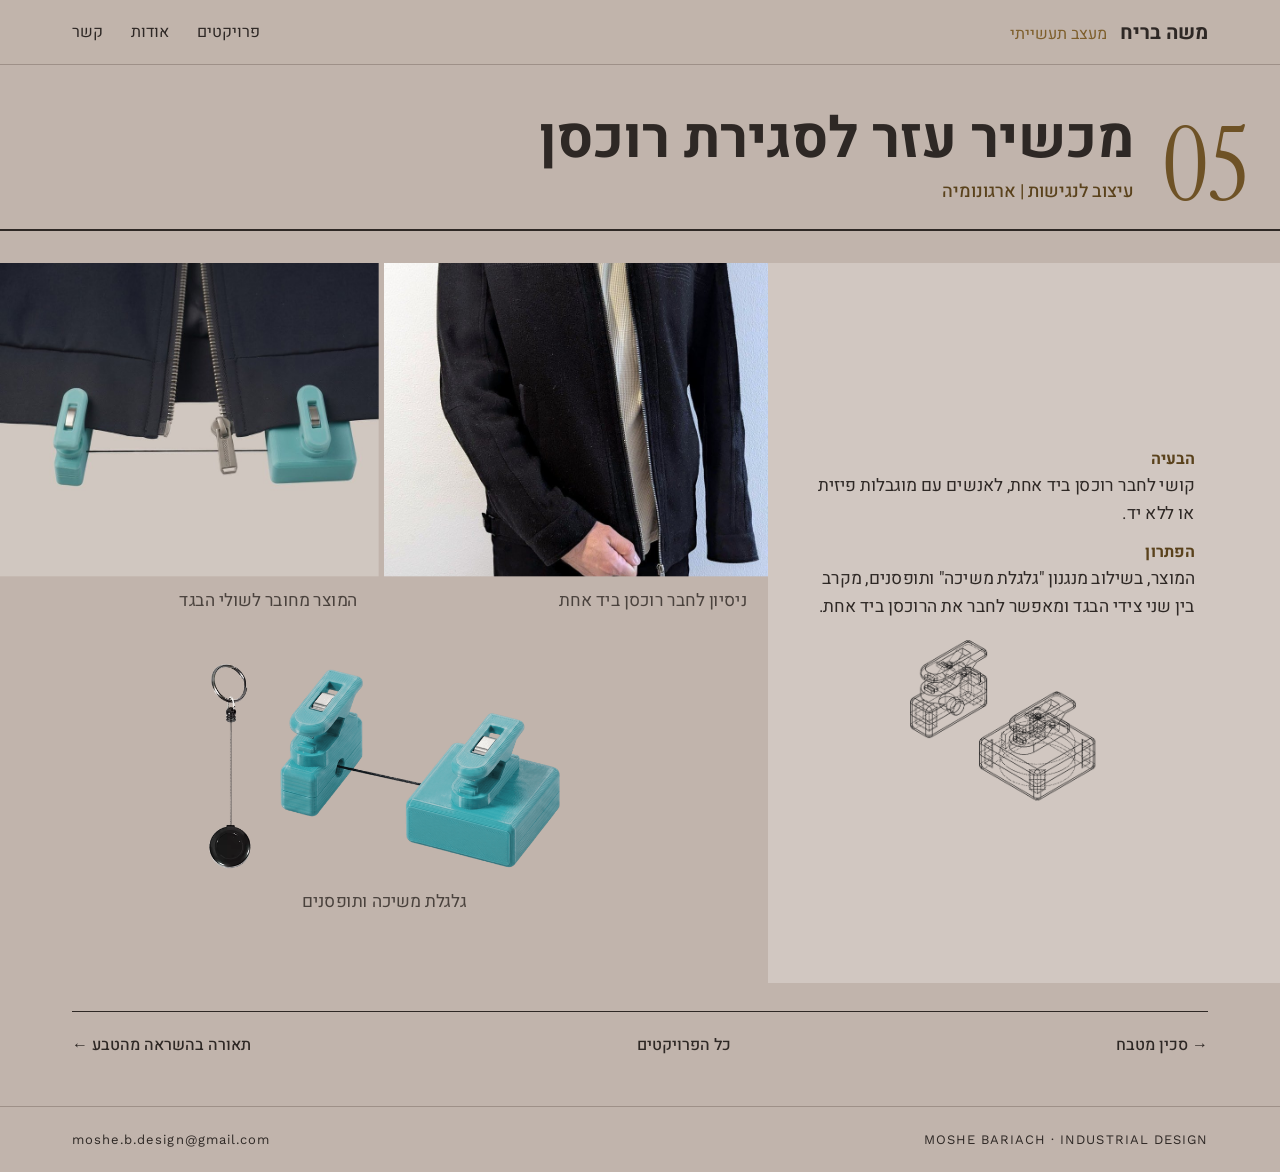
<file: projects/zipper.html>
<!DOCTYPE html>
<html lang="he" dir="rtl">
<head>
<meta charset="utf-8">
<meta name="viewport" content="width=device-width, initial-scale=1">
<title>מכשיר עזר לסגירת רוכסן | משה בריח – מעצב תעשייתי</title>
<meta name="description" content="מכשיר עזר לסגירת רוכסן: עיצוב לנגישות | ארגונומיה">
<meta property="og:title" content="מכשיר עזר לסגירת רוכסן | משה בריח – מעצב תעשייתי">
<meta property="og:description" content="מכשיר עזר לסגירת רוכסן: עיצוב לנגישות | ארגונומיה">
<meta property="og:image" content="https://mosheb-design.github.io/img/zip-clamps-cover.png">
<link rel="preconnect" href="https://fonts.googleapis.com"><link rel="preconnect" href="https://fonts.gstatic.com" crossorigin><link href="https://fonts.googleapis.com/css2?family=Heebo:wght@300;400;500;700&family=Instrument+Serif&family=Work+Sans:wght@400;500&display=swap" rel="stylesheet">
<link rel="stylesheet" href="../style.css?v=e56963cc"><link rel="stylesheet" href="../slides.css?v=e56963cc">
</head>
<body>
<header class="top"><div class="wrap">
<a class="brand" href="../index.html">משה בריח <span>מעצב תעשייתי</span></a>
<nav><a href="../index.html#projects">פרויקטים</a><a href="../index.html#about">אודות</a><a href="../index.html#contact">קשר</a></nav>
</div></header>
<main class="deck"><header class="ph"><div class="wrap"><span class="num">05</span><div><h1>מכשיר עזר לסגירת רוכסן</h1><p>עיצוב לנגישות | ארגונומיה</p></div></div></header><div class="desk"><section class="sl" id="zipper"><div class="slide"><div class="stage" style="width:1920px"><div style="position:absolute;left:1152px;top:0px;width:768px;height:1080px;background:#D1C7C1"></div><img loading="lazy" src="../img/zip-solution-o.jpg" alt="המוצר על הבגד" style="position:absolute;left:0px;top:0px;width:568px;height:470px;object-fit:cover"><img loading="lazy" src="../img/zip-problem-o.jpg" alt="ניסיון לחבר רוכסן ביד אחת" style="position:absolute;left:576px;top:0px;width:576px;height:470px;object-fit:cover"><p class="cap" style="position:absolute;left:0px;top:486px;width:536px;">&#8295;המוצר מחובר לשולי הבגד&#8297;</p><p class="cap" style="position:absolute;left:576px;top:486px;width:544px;">&#8295;ניסיון לחבר רוכסן ביד אחת&#8297;</p><img loading="lazy" src="../img/pulley.png" alt="גלגלת משיכה" style="position:absolute;left:313px;top:600px;width:63px;height:309px;object-fit:contain"><img loading="lazy" src="../img/clamps-o.png" alt="תופסנים" style="position:absolute;left:420px;top:610px;width:420px;height:297px;object-fit:contain"><p class="cap" style="position:absolute;left:0px;top:937px;width:1152px;text-align:center">&#8295;גלגלת משיכה ותופסנים&#8297;</p><p data-pe class="lab" style="position:absolute;left:1216px;top:128px;width:576px;">&#8295;הבעיה&#8297;</p><p data-pe class="body" style="position:absolute;left:1216px;top:168px;width:576px;">&#8295;קושי לחבר רוכסן ביד אחת, לאנשים עם מוגבלות פיזית או ללא יד.&#8297;</p><p data-pe class="lab" style="position:absolute;left:1216px;top:268px;width:576px;">&#8295;הפתרון&#8297;</p><p data-pe class="body" style="position:absolute;left:1216px;top:308px;width:576px;">&#8295;המוצר, בשילוב מנגנון &quot;גלגלת משיכה&quot; ותופסנים, מקרב בין שני צידי הבגד ומאפשר לחבר את הרוכסן ביד אחת.&#8297;</p><img data-pe loading="lazy" src="../img/zip-d-hq-o.png" alt="שרטוט" style="position:absolute;left:1365px;top:420px;width:278px;height:240px;object-fit:contain"></div></div></section></div><div class="pm wrap"><div class="txt"><h2 class="lab">הבעיה</h2><p class="body">קושי לחבר רוכסן ביד אחת, לאנשים עם מוגבלות פיזית או ללא יד.</p></div><figure class="fig photo wide"><img src="../img/zip-problem.jpg" width="864" height="781" alt="ניסיון לחבר רוכסן ביד אחת" loading="lazy"><figcaption>ניסיון לחבר רוכסן ביד אחת</figcaption></figure><div class="txt"><h2 class="lab">הפתרון</h2><p class="body">המוצר, בשילוב מנגנון &quot;גלגלת משיכה&quot; ותופסנים, מקרב בין שני צידי הבגד ומאפשר לחבר את הרוכסן ביד אחת.</p></div><figure class="fig photo wide"><img src="../img/zip-solution.jpg" width="852" height="771" alt="המוצר על הבגד" loading="lazy"><figcaption>המוצר מחובר לשולי הבגד</figcaption></figure><figure class="fig cut wide"><img src="../img/zip-product.png" width="1053" height="618" alt="גלגלת משיכה ותופסנים" loading="lazy"><figcaption>גלגלת משיכה ותופסנים</figcaption></figure><figure class="fig cut wide"><img src="../img/zip-d-hq.png" width="417" height="360" alt="שרטוט המוצר" loading="lazy"></figure></div><div class="wrap"><nav class="pn"><a href="knife.html">→ סכין מטבח</a><a href="../index.html#projects">כל הפרויקטים</a><a href="lamp.html">תאורה בהשראה מהטבע ←</a></nav></div></main>
<footer class="site-foot"><div class="wrap"><span class="latin">MOSHE BARIACH · INDUSTRIAL DESIGN</span><span><a href="mailto:moshe.b.design@gmail.com" class="latin">moshe.b.design@gmail.com</a></span></div></footer>
<script>
function fit(){document.querySelectorAll('.stage').forEach(function(st){var w=st.parentElement.clientWidth;var W=parseFloat(st.style.width);st.style.transform='scale('+(w/W)+')';});}
function center(){document.querySelectorAll('.slide .stage').forEach(function(st){var els=st.querySelectorAll(':scope>[data-pe]');if(!els.length)return;var t=1e9,b=-1e9;els.forEach(function(x){x.style.translate='';t=Math.min(t,x.offsetTop);b=Math.max(b,x.offsetTop+x.offsetHeight);});var d=Math.round((1080-(b-t))/2-t);if(d>0)els.forEach(function(x){x.style.translate='0 '+d+'px';});});}
window.addEventListener('resize',fit);window.addEventListener('load',function(){fit();center();});fit();
if(document.fonts&&document.fonts.ready)document.fonts.ready.then(center);
</script>
</body>
</html>
</file>
<file: style.css>
:root {
  --bg: #C1B4AC;
  --panel: #D1C7C1;
  --gold: #D5B073;
  --ochre: #7E5F2C;
  --ink: #2E2825;
  --rule: #9E9088;
  --max: 1200px;
}
* { box-sizing: border-box; }
html { scroll-behavior: smooth; }
body {
  margin: 0; background: var(--bg); color: var(--ink);
  font-family: 'Heebo', Arial, sans-serif; font-size: 18px; line-height: 1.65;
  -webkit-font-smoothing: antialiased;
}
img { max-width: 100%; height: auto; display: block; }
a { color: inherit; }
.latin { font-family: 'Work Sans', Arial, sans-serif; direction: ltr; unicode-bidi: isolate; }
.wrap { max-width: var(--max); margin: 0 auto; padding: 0 32px; }

/* header */
.top { position: sticky; top: 0; z-index: 10; background: rgba(193, 180, 172, .94); backdrop-filter: blur(6px); border-bottom: 1px solid var(--rule); }
.top .wrap { display: flex; align-items: center; justify-content: space-between; height: 64px; }
.brand { text-decoration: none; font-weight: 700; font-size: 20px; }
.brand span { font-weight: 400; color: var(--ochre); margin-inline-start: 8px; font-size: 16px; }
.top nav a { text-decoration: none; margin-inline-start: 28px; font-size: 16px; }
.top nav a:hover { color: var(--ochre); }

/* intro */
.intro { padding: 64px 0 8px; }
.intro .wrap { display: block; }
.intro-txt { padding-bottom: 8px; }
.intro-kick { font-size: 13px; letter-spacing: .18em; color: var(--ochre); margin: 0 0 18px; }
.intro h1 { font-size: clamp(48px, 7vw, 88px); line-height: 1; margin: 0; font-weight: 700; }
.role { font-size: 28px; margin: 14px 0 4px; }
.school { margin: 0 0 8px; color: #5a504a; }
.btn { display: inline-block; background: var(--ink); color: var(--bg); text-decoration: none; padding: 12px 28px; font-weight: 500; }
.btn:hover { background: var(--ochre); }

/* sections */
.sec { font-size: 32px; margin: 0 0 32px; padding-top: 16px; border-top: 2px solid var(--ink); display: inline-block; }
.projects { padding: 56px 0; }
.grid { display: grid; grid-template-columns: repeat(3, 1fr); gap: 36px 28px; }
.card { text-decoration: none; display: block; }
.card.feat { grid-column: 1 / -1; }
.card.feat .thumb { aspect-ratio: 21 / 9; }
.card.feat h3 { font-size: 28px; }
.thumb { aspect-ratio: 4 / 3; overflow: hidden; background: var(--panel); }
.thumb img { width: 100%; height: 100%; object-fit: cover; transition: transform .4s; }
.thumb.cut img { object-fit: contain; padding: 18px; }
.card:hover .thumb img { transform: scale(1.03); }
.card { background: var(--panel); box-shadow: 0 1px 0 rgba(46,40,37,.08); transition: box-shadow .25s; }
.card:hover { box-shadow: 0 6px 24px rgba(46,40,37,.18); }
.meta { padding: 14px 18px 20px; display: grid; grid-template-columns: auto 1fr; column-gap: 14px; align-items: baseline; }
.meta .num { grid-row: 1 / 3; }
.meta h3 { margin: 0 0 2px; }
.thumb.cut, .thumb.tall { background: #DED6D1; }
.thumb.tall img, .thumb.fit img { object-fit: contain; }
.thumb.fit { background: #D9D4D0; }
.meta .num { font-family: 'Instrument Serif', Georgia, serif; font-size: 28px; color: var(--ochre); line-height: 1; }
.meta h3 { font-size: 21px; margin: 6px 0 2px; }
.meta p { margin: 0; font-size: 15px; color: #5a504a; }

.about { background: var(--panel); padding: 72px 0; }
.about .wrap { display: grid; grid-template-columns: 4fr 7fr; gap: 56px; align-items: start; }
.portrait { width: 100%; aspect-ratio: 4 / 5; object-fit: cover; }
.about p { max-width: 640px; }
.cv { display: grid; grid-template-columns: 1fr 1fr; gap: 32px; margin-top: 36px; }
.cv h3 { font-size: 16px; color: var(--ochre); margin: 0 0 10px; }
.cv dl, .facts { margin: 0; }
.cv dt, .facts dt { font-weight: 700; font-size: 16px; }
.cv dd, .facts dd { margin: 0 0 12px; font-size: 16px; }

.contact-sec { padding: 72px 0; background: var(--gold); }
.contact-sec p { font-size: 22px; margin: 6px 0; }
.contact-sec a { text-decoration: none; }
.contact-sec a:hover { text-decoration: underline; }

.site-foot { border-top: 1px solid var(--rule); padding: 22px 0; font-size: 13px; }
.site-foot .wrap { display: flex; justify-content: space-between; letter-spacing: .08em; }
.site-foot a { text-decoration: none; }

/* project page */
.pn { display: flex; justify-content: space-between; gap: 16px; border-top: 1px solid var(--ink); padding: 20px 0 40px; margin-top: 12px; font-size: 16px; }
.pn a { text-decoration: none; font-weight: 500; }
.pn a:hover { color: var(--ochre); }

@media (max-width: 900px) {
  body { font-size: 17px; }
  .wrap { padding: 0 20px; }
  .intro .wrap, .about .wrap { grid-template-columns: 1fr; gap: 32px; }
  .intro { padding-top: 40px; }
  .grid { grid-template-columns: 1fr 1fr; gap: 28px 16px; }
  .cv { grid-template-columns: 1fr; }
  .top nav a { margin-inline-start: 16px; font-size: 15px; }
  .brand span { display: none; }
}
@media (max-width: 520px) {
  .thumb.tall img { object-fit: cover; }
  .card { display: grid; grid-template-columns: 42% 1fr; align-items: center; }
  .card .thumb { aspect-ratio: 4 / 5; height: 100%; }
  .card.feat { display: block; }
  .card.feat .thumb { aspect-ratio: 4 / 3; height: auto; }
  .card.feat .meta { padding: 14px 16px 16px; }
  .card.feat h3 { font-size: 24px; }
  .thumb.cut img { padding: 10px; }
  .meta { padding: 12px 14px; grid-template-columns: 1fr; row-gap: 2px; }
  .meta .num { grid-row: auto; font-size: 24px; }
  .meta h3 { font-size: 19px; line-height: 1.25; }
  .meta p { font-size: 14px; line-height: 1.4; }
  .pn { flex-direction: column; align-items: center; gap: 12px; text-align: center; }
  .card.feat .thumb { aspect-ratio: 4 / 3; }
  .grid { grid-template-columns: 1fr; gap: 14px; }
  .site-foot .wrap { flex-direction: column; gap: 6px; }
}
.intro h1.latin, .meta h3.latin { text-align: right; }
</file>
<file: slides.css>
.stage { font-family: 'Heebo', Arial, sans-serif; color: #2E2825; }
.stage-bg { background: #C1B4AC; padding: 128px; }
.stage p { margin: 0; }
.stage .pf { font-family: 'Instrument Serif', Georgia, serif; font-size: 160px; line-height: 1; color: #2E2825; }
.stage .hname { font-size: 170px; font-weight: 700; line-height: 1.1; text-align: right; color: #2E2825; }
.stage .htitle { font-size: 56px; text-align: right; color: #2E2825; }
.stage .abody { font-size: 32px; line-height: 1.6; text-align: right; color: #2E2825; }
.stage .kick { font-family: 'Work Sans', Arial, sans-serif; font-size: 24px; letter-spacing: 8px; color: #4A423D; }
.stage .name { font-family: 'Instrument Serif', Georgia, serif; font-size: 230px; line-height: 0.9; color: #2E2825; }
.stage .cv1 { font-size: 36px; font-weight: 700; text-align: right; color: #2E2825; }
.stage .cv2 { font-size: 28px; text-align: right; color: #2E2825; }
.stage .contact { font-family: 'Work Sans', Arial, sans-serif; font-size: 36px; color: #2E2825; }
.stage .h { font-size: 64px; font-weight: 700; text-align: right; color: #2E2825; }
.stage .h2 { font-size: 44px; font-weight: 700; text-align: right; color: #2E2825; }
.stage .body { font-size: 26px; line-height: 1.6; text-align: right; color: #2E2825; }
.stage .lab { font-size: 24px; font-weight: 700; text-align: right; color: #5A421C; }
.stage .lead { font-size: 36px; font-weight: 700; line-height: 1.4; text-align: right; color: #2E2825; }
.stage .val { font-size: 30px; font-weight: 700; text-align: right; color: #2E2825; }
.stage .sub { font-size: 28px; font-weight: 700; text-align: right; color: #2E2825; }
.stage .small { font-size: 26px; line-height: 1.5; text-align: right; color: #4A423D; }
.stage .cap { font-size: 26px; text-align: right; color: #4A423D; }
.stage .callout { font-size: 28px; line-height: 1.45; text-align: right; color: #2E2825; border-right: 6px solid #7E5F2C; padding-right: 20px; box-sizing: border-box; }
.stage .num { font-family: 'Instrument Serif', Georgia, serif; font-size: 96px; line-height: 1; text-align: right; color: #6E5226; }
.stage .ttl { font-size: 44px; font-weight: 700; line-height: 1.15; text-align: right; color: #2E2825; }
.stage .crs { font-size: 28px; text-align: right; color: #4A423D; }
.stage .foot { font-family: 'Work Sans', Arial, sans-serif; font-size: 24px; letter-spacing: 6px; color: #6F6560; }
.stage .stepn { font-size: 24px; font-weight: 700; text-align: center; color: #5A421C; }
.stage .stept { font-size: 28px; font-weight: 700; text-align: center; color: #2E2825; }
.stage .stepb { font-size: 24px; line-height: 1.4; text-align: center; color: #4A423D; }
.stage .icol { flex: 1; display: flex; flex-direction: column; }
.stage .irow { display: flex; justify-content: flex-end; align-items: flex-start; gap: 28px; padding: 15px 0; border-bottom: 2px solid #B3A69E; }
.stage .itext { flex: 1; display: flex; flex-direction: column; gap: 4px; }
.stage .ititle { font-size: 38px; font-weight: 700; text-align: right; color: #2E2825; }
.stage .icourse { font-size: 28px; text-align: right; color: #4A423D; }
.stage .inum { font-family: 'Instrument Serif', Georgia, serif; font-size: 64px; line-height: 1; width: 90px; text-align: right; color: #6E5226; }
.stage .ccol { flex: 1; display: flex; flex-direction: column; gap: 20px; }
.stage .crule { border-top: 2px solid #9E9088; margin: 0 0 8px 0; }
.stage .kv { display: flex; flex-direction: column; gap: 6px; padding-bottom: 16px; border-bottom: 2px solid #B3A69E; }

/* slide canvas, scaled to the page width by a small script */
.deck { padding: 0 0 8px; }
.sl { margin: 0 auto 28px; max-width: 1600px; }
.slide, .part { position: relative; width: 100%; overflow: hidden; background: #C1B4AC; }
.slide { aspect-ratio: 16 / 9; }
.stage { position: absolute; top: 0; left: 0; height: 1080px; transform-origin: 0 0; direction: ltr; font-family: 'Heebo', Arial, sans-serif; color: #2E2825; }
.stage img { max-width: none; display: block; }
.stage p { margin: 0; }
.slide-m { display: none !important; }
.pm { display: none; }
@media (max-width: 760px) {
  .desk { display: none; }
  .pm { display: block; }
  .slide-m .part { width: auto; margin: 20px 16px 8px; }
  .slide-m { padding-bottom: 12px; }
  .part.main .stage .cap { font-size: 40px; line-height: 1.35; }

  .ph { padding: 28px 0 20px; }
  .ph .wrap { gap: 16px; padding-bottom: 16px; }
  .ph p { font-size: 15px; }
  .part.main .stage .callout { font-size: 40px; }
  .sl { margin-bottom: 20px; }
}

/* page header, once per project */
.ph { padding: 44px 0 32px; }
.ph .wrap { display: flex; align-items: flex-end; gap: 28px; border-bottom: 2px solid #2E2825; padding-bottom: 22px; max-width: 1600px; }
.ph .num { white-space: nowrap; font-family: "Instrument Serif", Georgia, serif; font-size: clamp(52px, 8vw, 120px); color: #6E5226; line-height: .8; }
.ph h1 { font-size: clamp(32px, 4.4vw, 60px); line-height: 1.1; margin: 0 0 6px; }
.ph h1.latin { text-align: right; }
.ph p { margin: 0; color: #5A421C; font-weight: 500; font-size: 18px; }

/* phone: panel text in normal flow */
.flow { background: #D1C7C1; padding: 28px 20px 26px; display: flex; flex-direction: column; gap: 4px; }
.flow p { margin: 0; text-align: right; }
.flow .lab { font-size: 14px; font-weight: 700; color: #5A421C; margin-top: 12px; }
.flow .lab:first-child { margin-top: 0; }
.flow .lead { font-size: 20px; font-weight: 700; line-height: 1.4; }
.flow .body, .flow .small { font-size: 16px; line-height: 1.6; }
.flow .small { color: #4A423D; }
.flow .val, .flow .sub { font-size: 17px; font-weight: 700; }
.flow .cap { font-size: 14px; color: #4A423D; }
.flow .callout { font-size: 16px; border-right: 4px solid #7E5F2C; padding-right: 12px; }
.flow .stepn { font-size: 14px; font-weight: 700; color: #5A421C; }
.flow img { display: block; margin: 20px auto 12px; }
.facts-m { display: grid; grid-template-columns: 1fr 1fr; gap: 14px 20px; margin-top: 18px; }
.facts-m .kv { gap: 2px !important; margin: 0 !important; padding-bottom: 10px; border-bottom: 1px solid #B3A69E; }
.facts-m .small { font-size: 15px; }
.flow div { gap: 12px !important; margin-top: 6px; }

/* phone content: text kept next to the images it describes */
.pm { padding-top: 8px; padding-bottom: 8px; }
.pm .txt { margin: 34px 0 16px; }
.pm .lab { font-size: 14px; font-weight: 700; color: #5A421C; margin: 0 0 6px; }
.pm .sec-lab { font-size: 15px; margin: 40px 0 0; padding-top: 14px; border-top: 1px solid #9E9088; }
.pm .lead { font-size: 21px; line-height: 1.45; font-weight: 700; margin: 0 0 10px; }
.pm .body { font-size: 16px; line-height: 1.65; margin: 0 0 6px; }
.pm .fig { margin: 0 0 18px; }
.pm .fig img { width: 100%; height: auto; }
.pm .fig.cut img, .pm .fig.wide img { width: auto; max-width: 100%; max-height: 440px; margin: 0 auto; }
.pm figcaption { font-size: 14px; color: #4A423D; margin-top: 8px; line-height: 1.45; }
.pm .fig.wide figcaption { text-align: center; }
.pm .row { display: grid; gap: 14px; margin: 0 0 18px; align-items: end; }
.pm .row.c1 { grid-template-columns: 1fr; }
.pm .row.c2, .pm .row.c4 { grid-template-columns: 1fr 1fr; }
.pm .row.c3 { grid-template-columns: 1fr 1fr 1fr; gap: 8px; }
.pm .row .fig { margin: 0; }
.pm .row .fig.cut img { max-height: 260px; }
.pm .item { background: #D1C7C1; padding: 16px 16px 4px; margin: 18px 0; }
.pm .item h3 { font-size: 18px; margin: 0 0 4px; }
.pm .item .row { margin-top: 12px; }
.pm .facts { display: grid; grid-template-columns: 1fr 1fr; gap: 12px 18px; margin: 8px 0 22px; padding-top: 12px; border-top: 1px solid #9E9088; }
.pm .facts dt { font-size: 14px; font-weight: 700; color: #5A421C; }
.pm .facts dd { margin: 0; font-size: 16px; font-weight: 500; }
.pm .steps { list-style: none; padding: 0; margin: 10px 0 18px; }
.pm .steps li { display: flex; gap: 14px; align-items: baseline; border-top: 1px solid #B3A69E; padding: 10px 0; }
.pm .steps span { font-family: 'Instrument Serif', Georgia, serif; font-size: 26px; color: #6E5226; flex: none; }
.pm .steps p { margin: 0; font-size: 16px; line-height: 1.55; }
.pm .subhead { display: flex; gap: 14px; align-items: flex-end; margin: 36px 0 16px; border-bottom: 2px solid #2E2825; padding-bottom: 10px; }
.pm .subhead .num { font-family: 'Instrument Serif', Georgia, serif; font-size: 52px; color: #6E5226; line-height: .8; }
.pm .subhead h2 { font-size: 24px; margin: 0; }
.pm .subhead p { margin: 0; color: #5A421C; font-size: 15px; }
.pm .hero img { width: 100%; }

/* proportional rows and uniform cells */
.pm .row.eq { align-items: end; }
.pm .row.eq .fig img, .pm .row.eq .fig.cut img { width: 100%; max-height: none; }
.pm .row.box .fig > img { width: 100%; height: auto; aspect-ratio: var(--ar); object-fit: contain; max-height: none; }
.pm .item .row.box .fig > img { background: #fff; }
.pm .row.c4.box { row-gap: 26px; column-gap: 16px; }
.pm .row.box figcaption b { display: block; font-size: 15px; color: #2E2825; margin-bottom: 2px; }
.pm .row.stack .fig:first-child img { max-width: 46%; margin: 0 auto 6px; }
.pm .row.stack .fig.cut img { max-height: none; width: 100%; }
.pm .fig.deco img { max-width: 62% !important; opacity: .9; }
.pm .item { padding: 20px 18px 8px; margin: 22px 0; }
.pm .item h3 { margin-bottom: 6px; }
.pm .item .row { margin-top: 16px; }
.pm figcaption { margin-top: 10px; }
.pm .row { gap: 16px; margin-bottom: 22px; }
</file>
